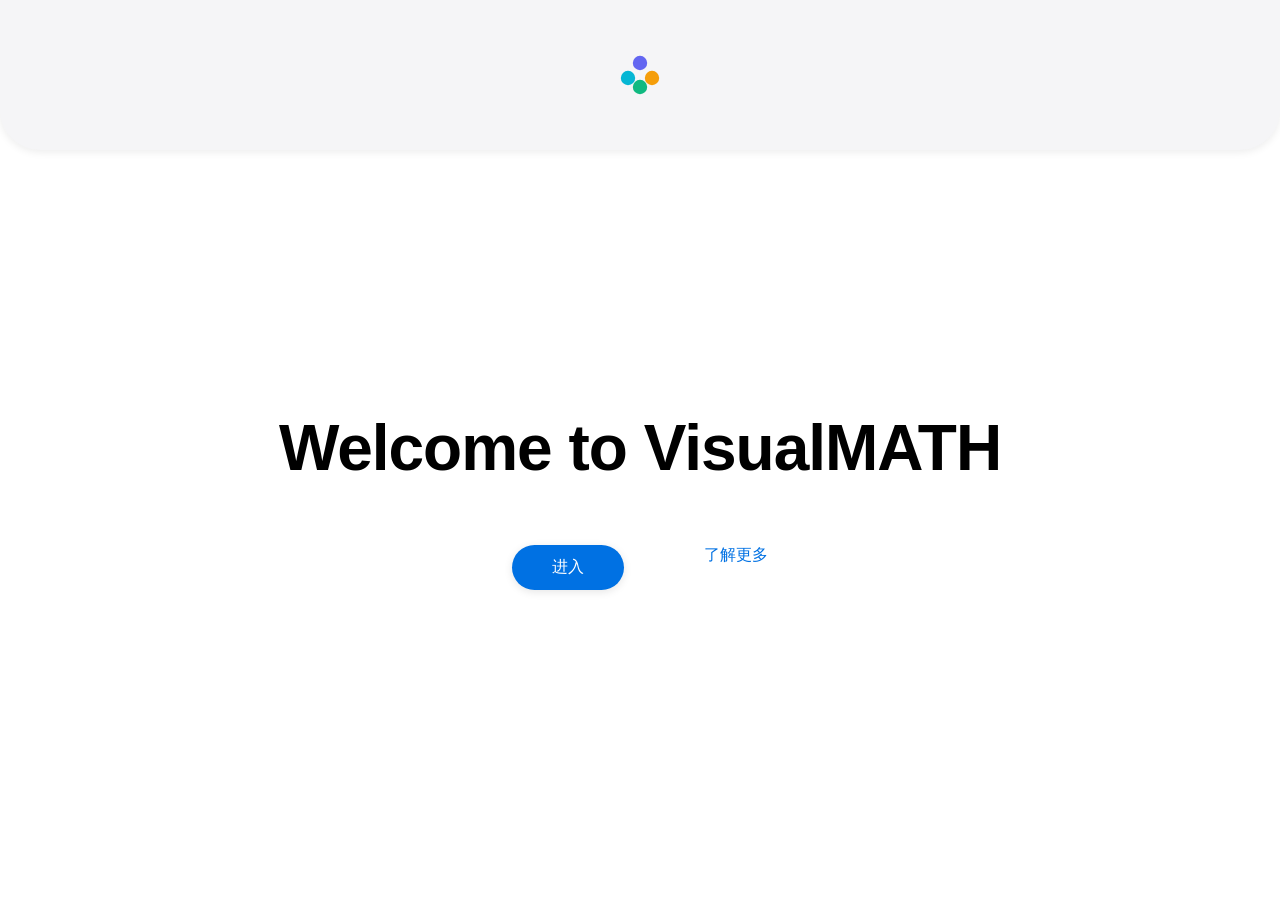
<file: index.html>
<!DOCTYPE html>
<html lang="zh-CN">

<head>
    <meta charset="UTF-8">
    <meta name="viewport" content="width=device-width, initial-scale=1.0">
    <title>Welcome to VisualMATH</title>
    <link rel="stylesheet" href="main.css">
</head>

<body>
    <div class="container">
        <!-- 顶部超椭圆形 -->
        <div class="superellipse-top">
            <div class="logo-container">
                <svg class="logo" viewBox="0 0 100 100" xmlns="http://www.w3.org/2000/svg">
                    <!-- Launcher Logo -->
                    <circle cx="50" cy="30" r="12" fill="#6366f1" />
                    <circle cx="30" cy="55" r="12" fill="#06b6d4" />
                    <circle cx="50" cy="70" r="12" fill="#10b981" />
                    <circle cx="70" cy="55" r="12" fill="#f59e0b" />
                </svg>
            </div>
        </div>

        <!-- 中心内容 -->
        <div class="content-wrapper">
            <h1 class="title">Welcome to VisualMATH</h1>

            <div class="action-container">
                <button class="enter-button" onclick="enterApp()">进入</button>
                <a href="#" class="learn-more">了解更多</a>
            </div>
        </div>
    </div>

    <script src="main.js"></script>
</body>

</html>
</file>
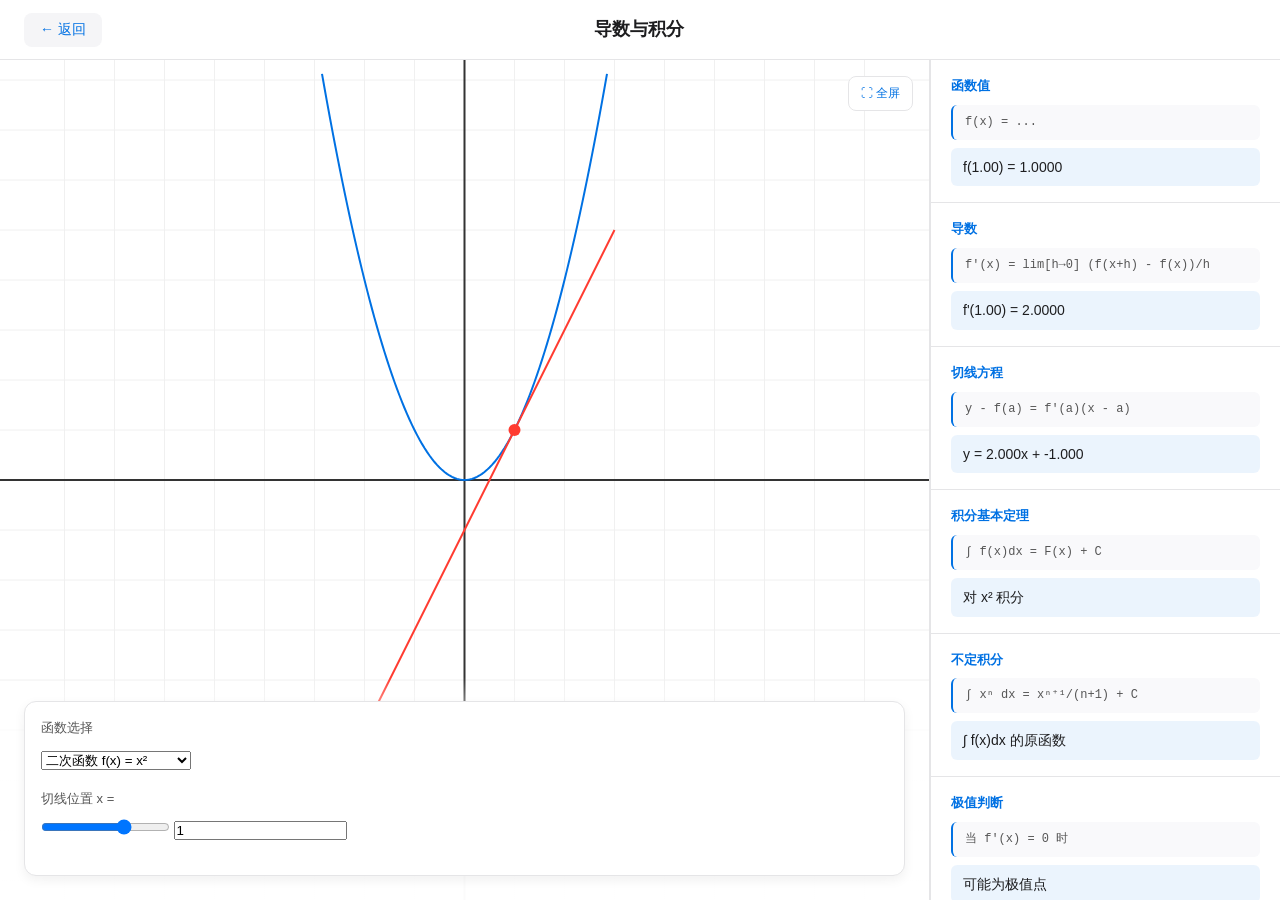
<file: calculus.html>
<!DOCTYPE html>
<html lang="zh-CN">

<head>
    <meta charset="UTF-8">
    <meta name="viewport" content="width=device-width, initial-scale=1.0">
    <title>VisualMATH - 微积分</title>
    <link rel="stylesheet" href="interactive-tool.css">
</head>

<body>
    <div class="page-container">
        <header class="top-bar">
            <button class="back-button" onclick="goBack()">← 返回</button>
            <h1 class="page-title">导数与积分</h1>
            <div class="placeholder"></div>
        </header>

        <div class="main-content">
            <div class="canvas-container">
                <button class="fullscreen-toggle" onclick="toggleFullscreen()">⛶ 全屏</button>
                <canvas id="calculusCanvas"></canvas>
                <div class="canvas-overlay">
                    <div class="control-panel">
                        <div class="control-group">
                            <label>函数选择</label>
                            <select id="func-select" onchange="updateCalculus()">
                                <option value="quadratic">二次函数 f(x) = x²</option>
                                <option value="cubic">三次函数 f(x) = x³ - 2x</option>
                                <option value="sine">正弦函数 f(x) = sin(x)</option>
                            </select>
                        </div>
                        <div class="control-group">
                            <label>切线位置 x =</label>
                            <input type="range" id="tangent-x" min="-3" max="3" value="1" step="0.1">
                            <input type="number" id="tangent-x-input" value="1" step="0.1">
                        </div>
                    </div>
                </div>
            </div>

            <div class="info-panel">
                <div class="info-card">
                    <h3>函数值</h3>
                    <div class="formula">f(x) = ...</div>
                    <div class="result" id="func-value">f(1) = 1</div>
                </div>

                <div class="info-card">
                    <h3>导数</h3>
                    <div class="formula">f'(x) = lim[h→0] (f(x+h) - f(x))/h</div>
                    <div class="result" id="derivative-value">f'(1) = 2</div>
                </div>

                <div class="info-card">
                    <h3>切线方程</h3>
                    <div class="formula">y - f(a) = f'(a)(x - a)</div>
                    <div class="result" id="tangent-line">y = 2x - 1</div>
                </div>

                <div class="info-card">
                    <h3>积分基本定理</h3>
                    <div class="formula">∫ f(x)dx = F(x) + C</div>
                    <div class="result" id="integral-info">其中 F'(x) = f(x)</div>
                </div>

                <div class="info-card">
                    <h3>不定积分</h3>
                    <div class="formula">∫ xⁿ dx = xⁿ⁺¹/(n+1) + C</div>
                    <div class="result" id="indefinite-int">计算中...</div>
                </div>

                <div class="info-card">
                    <h3>极值判断</h3>
                    <div class="formula">当 f'(x) = 0 时</div>
                    <div class="result" id="extrema-info">可能为极值点</div>
                </div>

                <div class="info-card">
                    <h3>曲率</h3>
                    <div class="formula">κ = |f''(x)| / (1 + f'(x)²)^(3/2)</div>
                    <div class="result" id="curvature">计算中...</div>
                </div>
            </div>
        </div>
    </div>

    <script src="calculus.js"></script>
    <script src="fullscreen.js"></script>
</body>

</html>
</file>
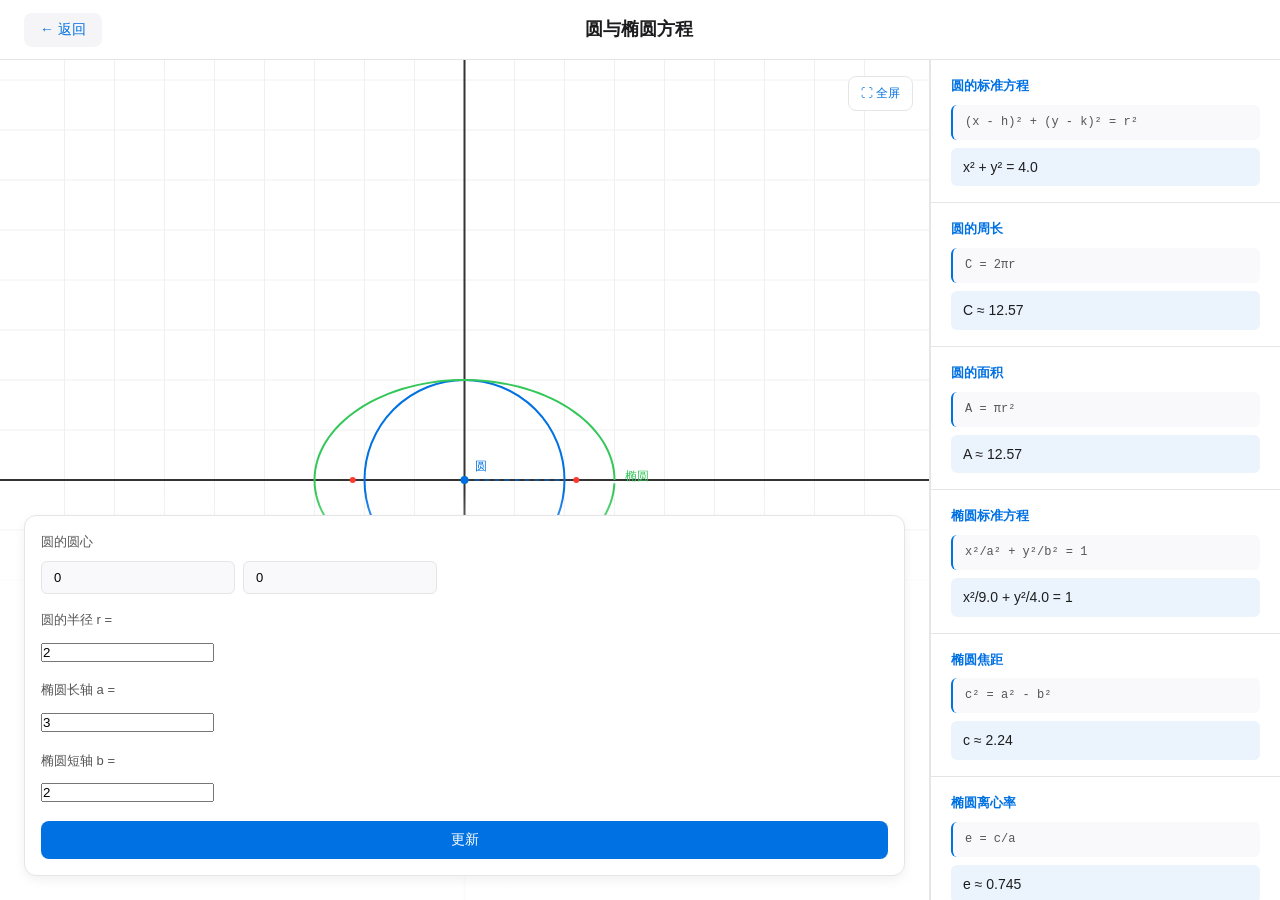
<file: circle_conic.html>
<!DOCTYPE html>
<html lang="zh-CN">

<head>
    <meta charset="UTF-8">
    <meta name="viewport" content="width=device-width, initial-scale=1.0">
    <title>VisualMATH - 圆与二次曲线</title>
    <link rel="stylesheet" href="interactive-tool.css">
</head>

<body>
    <div class="page-container">
        <header class="top-bar">
            <button class="back-button" onclick="goBack()">← 返回</button>
            <h1 class="page-title">圆与椭圆方程</h1>
            <div class="placeholder"></div>
        </header>

        <div class="main-content">
            <div class="canvas-container">
                <button class="fullscreen-toggle" onclick="toggleFullscreen()">⛶ 全屏</button>
                <canvas id="conicCanvas"></canvas>
                <div class="canvas-overlay">
                    <div class="control-panel">
                        <div class="control-group">
                            <label>圆的圆心</label>
                            <div class="input-row">
                                <input type="number" id="circle-cx" placeholder="h" value="0" step="0.5">
                                <input type="number" id="circle-cy" placeholder="k" value="0" step="0.5">
                            </div>
                        </div>
                        <div class="control-group">
                            <label>圆的半径 r =</label>
                            <input type="number" id="circle-radius" value="2" step="0.5" min="0.5">
                        </div>
                        <div class="control-group">
                            <label>椭圆长轴 a =</label>
                            <input type="number" id="ellipse-a" value="3" step="0.5" min="0.5">
                        </div>
                        <div class="control-group">
                            <label>椭圆短轴 b =</label>
                            <input type="number" id="ellipse-b" value="2" step="0.5" min="0.5">
                        </div>
                        <div class="operation-buttons">
                            <button onclick="updateConic()">更新</button>
                        </div>
                    </div>
                </div>
            </div>

            <div class="info-panel">
                <div class="info-card">
                    <h3>圆的标准方程</h3>
                    <div class="formula">(x - h)² + (y - k)² = r²</div>
                    <div class="result" id="circle-eq">x² + y² = 4</div>
                </div>

                <div class="info-card">
                    <h3>圆的周长</h3>
                    <div class="formula">C = 2πr</div>
                    <div class="result" id="circle-circumference">C ≈ 12.57</div>
                </div>

                <div class="info-card">
                    <h3>圆的面积</h3>
                    <div class="formula">A = πr²</div>
                    <div class="result" id="circle-area">A ≈ 12.57</div>
                </div>

                <div class="info-card">
                    <h3>椭圆标准方程</h3>
                    <div class="formula">x²/a² + y²/b² = 1</div>
                    <div class="result" id="ellipse-eq">x²/9 + y²/4 = 1</div>
                </div>

                <div class="info-card">
                    <h3>椭圆焦距</h3>
                    <div class="formula">c² = a² - b²</div>
                    <div class="result" id="ellipse-focal">c ≈ 2.24</div>
                </div>

                <div class="info-card">
                    <h3>椭圆离心率</h3>
                    <div class="formula">e = c/a</div>
                    <div class="result" id="ellipse-eccentricity">e ≈ 0.75</div>
                </div>

                <div class="info-card">
                    <h3>椭圆面积</h3>
                    <div class="formula">A = πab</div>
                    <div class="result" id="ellipse-area">A ≈ 18.85</div>
                </div>
            </div>
        </div>
    </div>

    <script src="circle_conic.js"></script>
    <script src="fullscreen.js"></script>
</body>

</html>
</file>
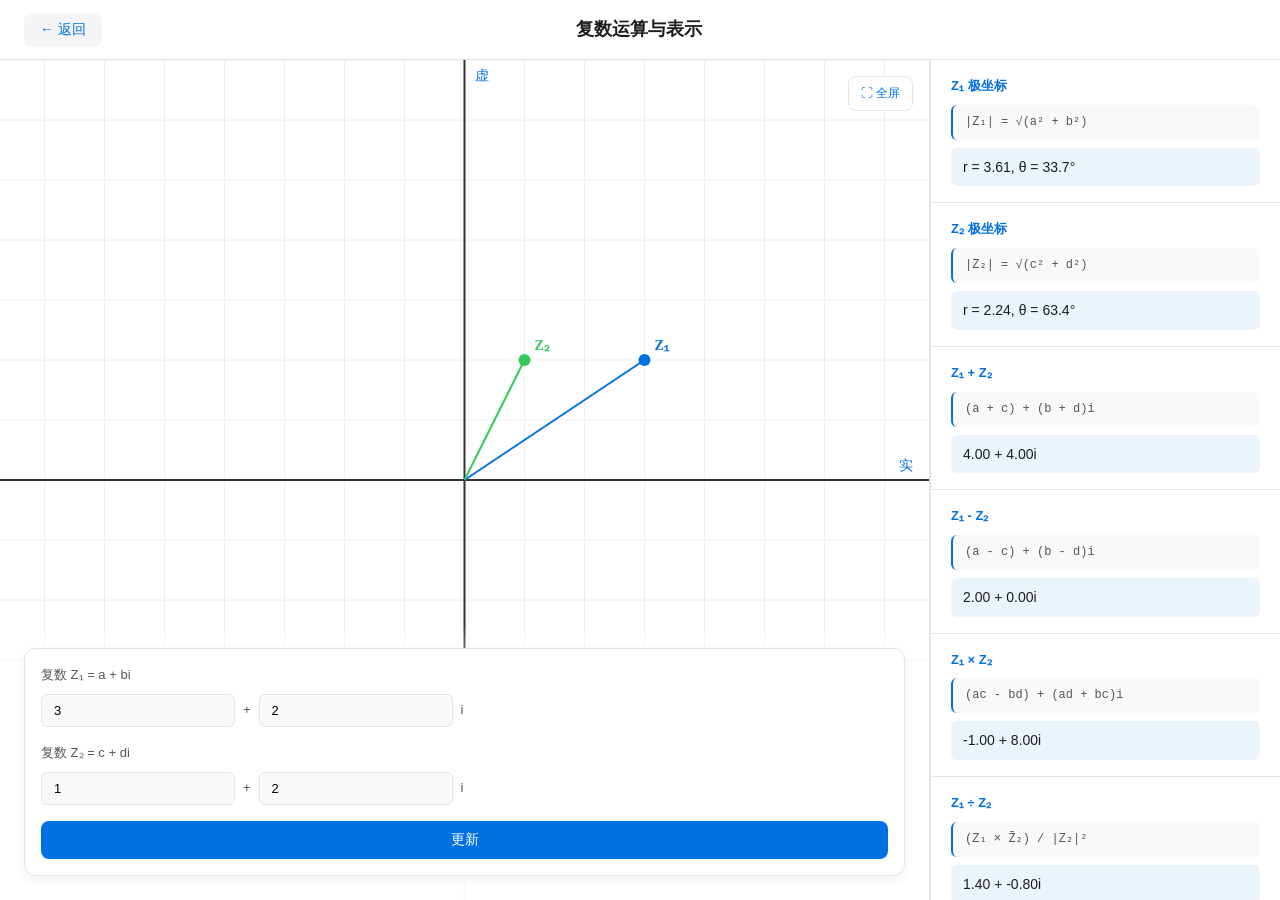
<file: complex.html>
<!DOCTYPE html>
<html lang="zh-CN">

<head>
    <meta charset="UTF-8">
    <meta name="viewport" content="width=device-width, initial-scale=1.0">
    <title>VisualMATH - 复数</title>
    <link rel="stylesheet" href="interactive-tool.css">
</head>

<body>
    <div class="page-container">
        <header class="top-bar">
            <button class="back-button" onclick="goBack()">← 返回</button>
            <h1 class="page-title">复数运算与表示</h1>
            <div class="placeholder"></div>
        </header>

        <div class="main-content">
            <div class="canvas-container">
                <button class="fullscreen-toggle" onclick="toggleFullscreen()">⛶ 全屏</button>
                <canvas id="complexCanvas"></canvas>
                <div class="canvas-overlay">
                    <div class="control-panel">
                        <div class="control-group">
                            <label>复数 Z₁ = a + bi</label>
                            <div class="input-row">
                                <input type="number" id="real1" placeholder="实部" value="3" step="0.5">
                                <span>+</span>
                                <input type="number" id="imag1" placeholder="虚部" value="2" step="0.5">
                                <span>i</span>
                            </div>
                        </div>
                        <div class="control-group">
                            <label>复数 Z₂ = c + di</label>
                            <div class="input-row">
                                <input type="number" id="real2" placeholder="实部" value="1" step="0.5">
                                <span>+</span>
                                <input type="number" id="imag2" placeholder="虚部" value="2" step="0.5">
                                <span>i</span>
                            </div>
                        </div>
                        <div class="operation-buttons">
                            <button onclick="updateComplex()">更新</button>
                        </div>
                    </div>
                </div>
            </div>

            <div class="info-panel">
                <div class="info-card">
                    <h3>Z₁ 极坐标</h3>
                    <div class="formula">|Z₁| = √(a² + b²)</div>
                    <div class="result" id="polar1">r = 0, θ = 0°</div>
                </div>

                <div class="info-card">
                    <h3>Z₂ 极坐标</h3>
                    <div class="formula">|Z₂| = √(c² + d²)</div>
                    <div class="result" id="polar2">r = 0, θ = 0°</div>
                </div>

                <div class="info-card">
                    <h3>Z₁ + Z₂</h3>
                    <div class="formula">(a + c) + (b + d)i</div>
                    <div class="result" id="sum">0 + 0i</div>
                </div>

                <div class="info-card">
                    <h3>Z₁ - Z₂</h3>
                    <div class="formula">(a - c) + (b - d)i</div>
                    <div class="result" id="diff">0 + 0i</div>
                </div>

                <div class="info-card">
                    <h3>Z₁ × Z₂</h3>
                    <div class="formula">(ac - bd) + (ad + bc)i</div>
                    <div class="result" id="product">0 + 0i</div>
                </div>

                <div class="info-card">
                    <h3>Z₁ ÷ Z₂</h3>
                    <div class="formula">(Z₁ × Z̄₂) / |Z₂|²</div>
                    <div class="result" id="quotient">0 + 0i</div>
                </div>

                <div class="info-card">
                    <h3>共轭复数</h3>
                    <div class="formula">Z̄₁ = a - bi</div>
                    <div class="result" id="conjugate">0 - 0i</div>
                </div>
            </div>
        </div>
    </div>

    <script src="complex.js"></script>
    <script src="fullscreen.js"></script>
</body>

</html>
</file>
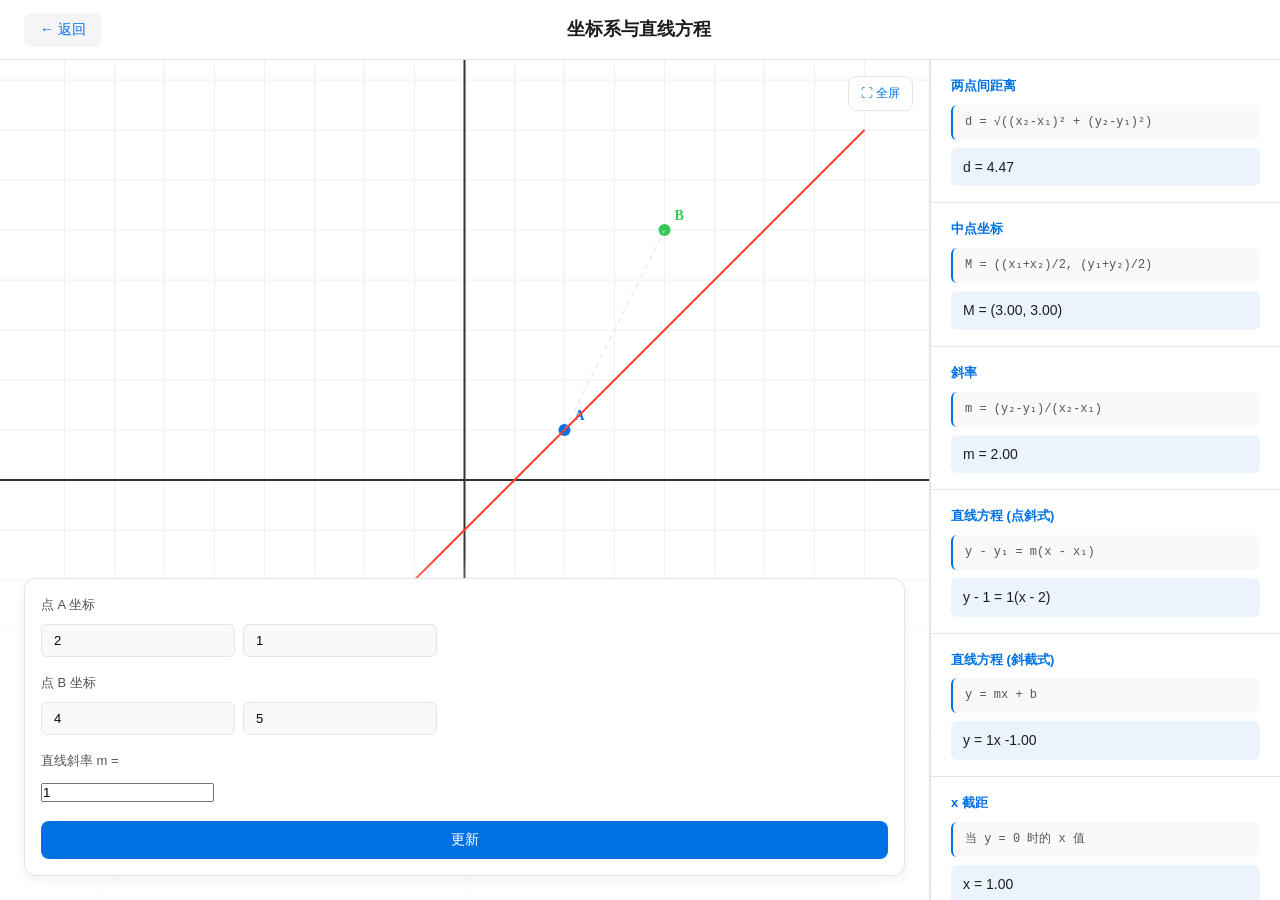
<file: coordinates_lines.html>
<!DOCTYPE html>
<html lang="zh-CN">

<head>
    <meta charset="UTF-8">
    <meta name="viewport" content="width=device-width, initial-scale=1.0">
    <title>VisualMATH - 坐标与直线</title>
    <link rel="stylesheet" href="interactive-tool.css">
</head>

<body>
    <div class="page-container">
        <header class="top-bar">
            <button class="back-button" onclick="goBack()">← 返回</button>
            <h1 class="page-title">坐标系与直线方程</h1>
            <div class="placeholder"></div>
        </header>

        <div class="main-content">
            <div class="canvas-container">
                <button class="fullscreen-toggle" onclick="toggleFullscreen()">⛶ 全屏</button>
                <canvas id="coordCanvas"></canvas>
                <div class="canvas-overlay">
                    <div class="control-panel">
                        <div class="control-group">
                            <label>点 A 坐标</label>
                            <div class="input-row">
                                <input type="number" id="point-ax" placeholder="x" value="2" step="0.5">
                                <input type="number" id="point-ay" placeholder="y" value="1" step="0.5">
                            </div>
                        </div>
                        <div class="control-group">
                            <label>点 B 坐标</label>
                            <div class="input-row">
                                <input type="number" id="point-bx" placeholder="x" value="4" step="0.5">
                                <input type="number" id="point-by" placeholder="y" value="5" step="0.5">
                            </div>
                        </div>
                        <div class="control-group">
                            <label>直线斜率 m =</label>
                            <input type="number" id="line-slope" value="1" step="0.5">
                        </div>
                        <div class="operation-buttons">
                            <button onclick="updateCoord()">更新</button>
                        </div>
                    </div>
                </div>
            </div>

            <div class="info-panel">
                <div class="info-card">
                    <h3>两点间距离</h3>
                    <div class="formula">d = √((x₂-x₁)² + (y₂-y₁)²)</div>
                    <div class="result" id="distance">d ≈ 4.47</div>
                </div>

                <div class="info-card">
                    <h3>中点坐标</h3>
                    <div class="formula">M = ((x₁+x₂)/2, (y₁+y₂)/2)</div>
                    <div class="result" id="midpoint">M = (3, 3)</div>
                </div>

                <div class="info-card">
                    <h3>斜率</h3>
                    <div class="formula">m = (y₂-y₁)/(x₂-x₁)</div>
                    <div class="result" id="slope">m = 2</div>
                </div>

                <div class="info-card">
                    <h3>直线方程 (点斜式)</h3>
                    <div class="formula">y - y₁ = m(x - x₁)</div>
                    <div class="result" id="line-equation">y - 1 = 2(x - 2)</div>
                </div>

                <div class="info-card">
                    <h3>直线方程 (斜截式)</h3>
                    <div class="formula">y = mx + b</div>
                    <div class="result" id="line-intercept">y = 2x - 3</div>
                </div>

                <div class="info-card">
                    <h3>x 截距</h3>
                    <div class="formula">当 y = 0 时的 x 值</div>
                    <div class="result" id="x-intercept">x = 1.5</div>
                </div>

                <div class="info-card">
                    <h3>y 截距</h3>
                    <div class="formula">当 x = 0 时的 y 值</div>
                    <div class="result" id="y-intercept">y = -3</div>
                </div>
            </div>
        </div>
    </div>

    <script src="coordinates_lines.js"></script>
    <script src="fullscreen.js"></script>
</body>

</html>
</file>
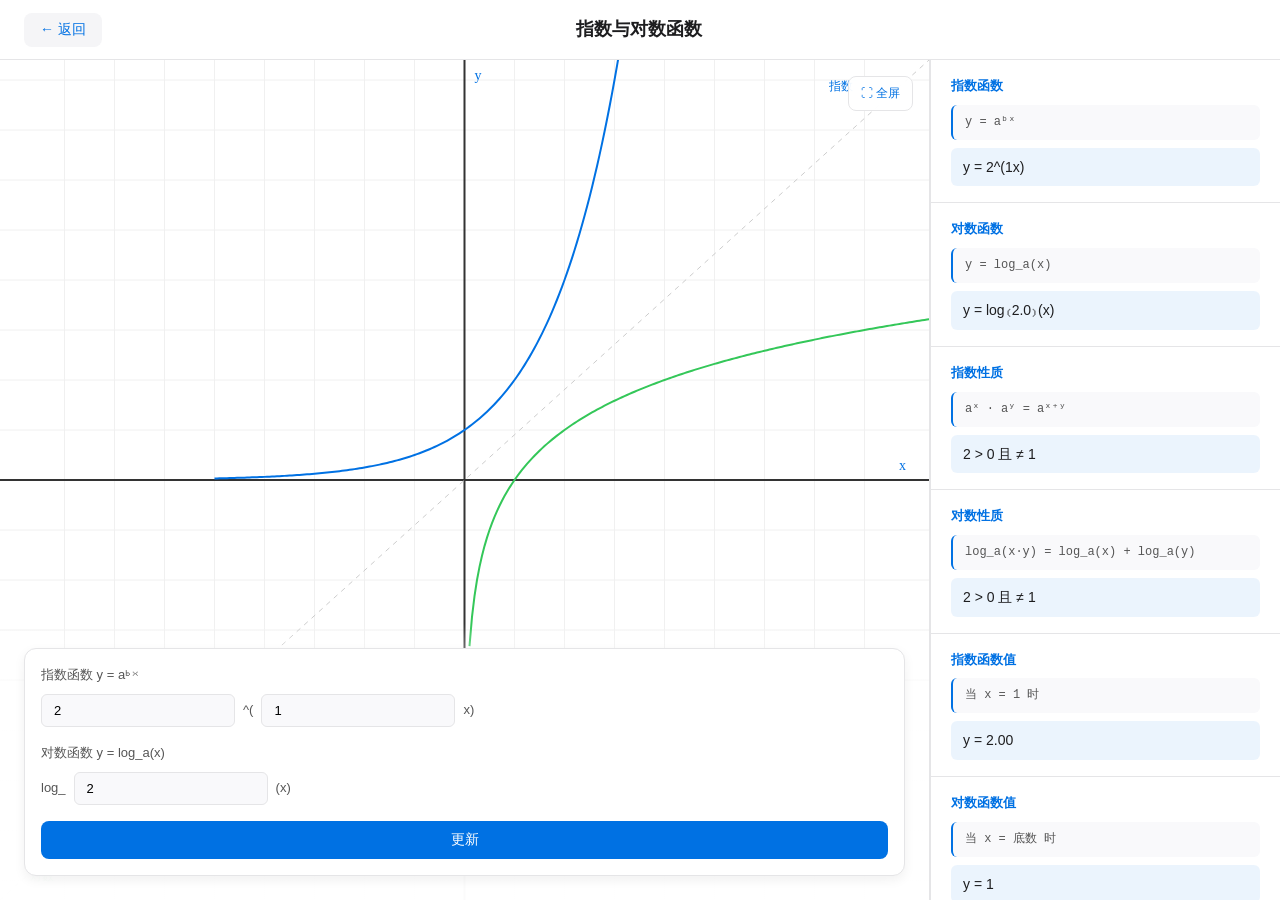
<file: exponential_logarithm.html>
<!DOCTYPE html>
<html lang="zh-CN">

<head>
    <meta charset="UTF-8">
    <meta name="viewport" content="width=device-width, initial-scale=1.0">
    <title>VisualMATH - 指数与对数</title>
    <link rel="stylesheet" href="interactive-tool.css">
</head>

<body>
    <div class="page-container">
        <header class="top-bar">
            <button class="back-button" onclick="goBack()">← 返回</button>
            <h1 class="page-title">指数与对数函数</h1>
            <div class="placeholder"></div>
        </header>

        <div class="main-content">
            <div class="canvas-container">
                <button class="fullscreen-toggle" onclick="toggleFullscreen()">⛶ 全屏</button>
                <canvas id="expLogCanvas"></canvas>
                <div class="canvas-overlay">
                    <div class="control-panel">
                        <div class="control-group">
                            <label>指数函数 y = aᵇˣ</label>
                            <div class="input-row">
                                <input type="number" id="exp-base" placeholder="底数 a" value="2" step="0.1" min="0.1">
                                <span>^(</span>
                                <input type="number" id="exp-coeff" placeholder="系数 b" value="1" step="0.1">
                                <span>x)</span>
                            </div>
                        </div>
                        <div class="control-group">
                            <label>对数函数 y = log_a(x)</label>
                            <div class="input-row">
                                <span>log_</span>
                                <input type="number" id="log-base" placeholder="底数" value="2" step="0.1" min="0.1">
                                <span>(x)</span>
                            </div>
                        </div>
                        <div class="operation-buttons">
                            <button onclick="updateExpLog()">更新</button>
                        </div>
                    </div>
                </div>
            </div>

            <div class="info-panel">
                <div class="info-card">
                    <h3>指数函数</h3>
                    <div class="formula">y = aᵇˣ</div>
                    <div class="result" id="exp-info">y = 2^x</div>
                </div>

                <div class="info-card">
                    <h3>对数函数</h3>
                    <div class="formula">y = log_a(x)</div>
                    <div class="result" id="log-info">y = log₂(x)</div>
                </div>

                <div class="info-card">
                    <h3>指数性质</h3>
                    <div class="formula">aˣ · aʸ = aˣ⁺ʸ</div>
                    <div class="result" id="exp-prop">a > 0 且 a ≠ 1</div>
                </div>

                <div class="info-card">
                    <h3>对数性质</h3>
                    <div class="formula">log_a(x·y) = log_a(x) + log_a(y)</div>
                    <div class="result" id="log-prop">a > 0 且 a ≠ 1</div>
                </div>

                <div class="info-card">
                    <h3>指数函数值</h3>
                    <div class="formula">当 x = 1 时</div>
                    <div class="result" id="exp-at-1">y = 2</div>
                </div>

                <div class="info-card">
                    <h3>对数函数值</h3>
                    <div class="formula">当 x = 底数 时</div>
                    <div class="result" id="log-at-base">y = 1</div>
                </div>

                <div class="info-card">
                    <h3>互为反函数</h3>
                    <div class="formula">y = aˣ 和 y = log_a(x)</div>
                    <div class="result" id="inverse-info">关于 y = x 对称</div>
                </div>
            </div>
        </div>
    </div>

    <script src="exponential_logarithm.js"></script>
    <script src="fullscreen.js"></script>
</body>

</html>
</file>
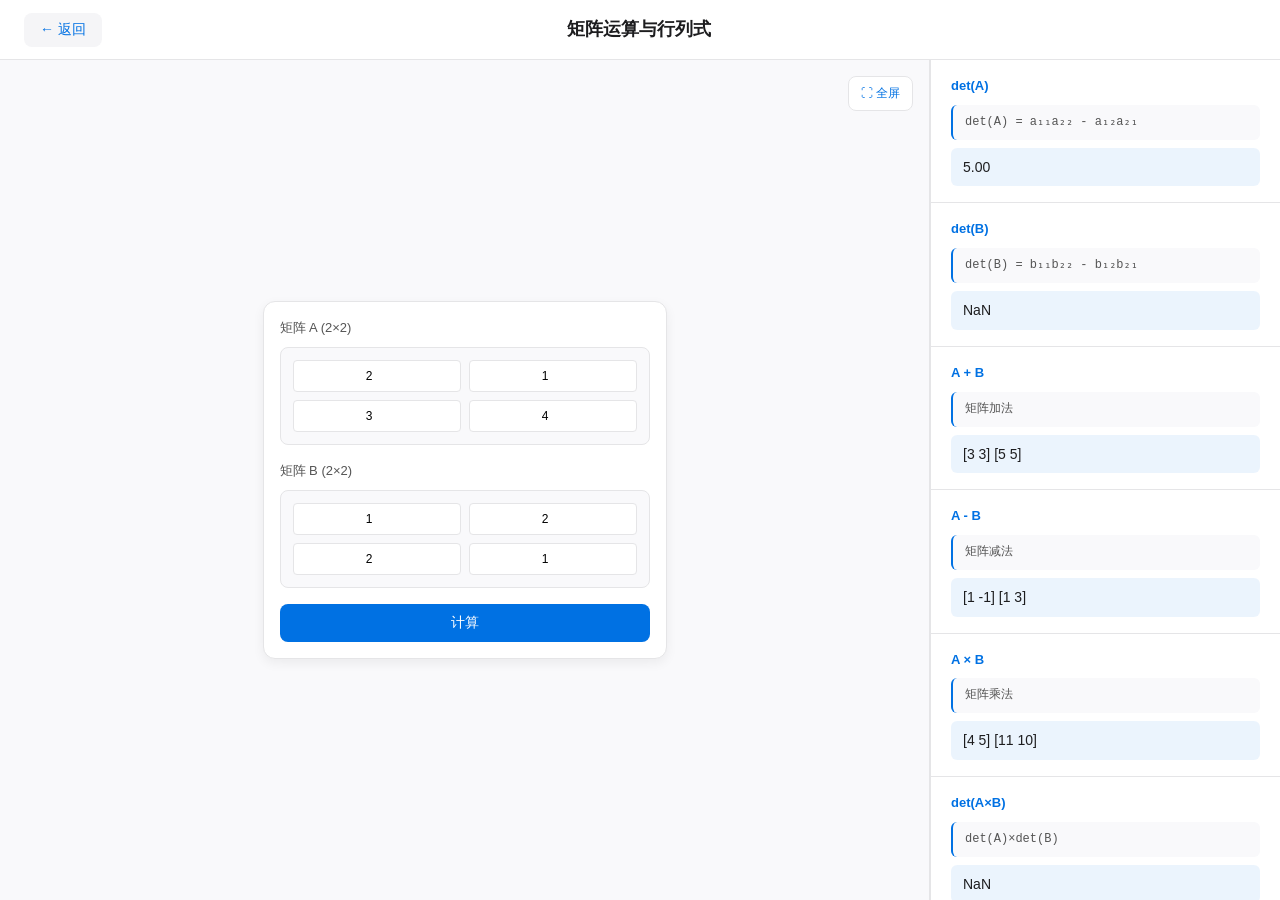
<file: matrix.html>
<!DOCTYPE html>
<html lang="zh-CN">

<head>
    <meta charset="UTF-8">
    <meta name="viewport" content="width=device-width, initial-scale=1.0">
    <title>VisualMATH - 矩阵</title>
    <link rel="stylesheet" href="interactive-tool.css">
</head>

<body>
    <div class="page-container">
        <header class="top-bar">
            <button class="back-button" onclick="goBack()">← 返回</button>
            <h1 class="page-title">矩阵运算与行列式</h1>
            <div class="placeholder"></div>
        </header>

        <div class="main-content">
            <div class="canvas-container">
                <button class="fullscreen-toggle" onclick="toggleFullscreen()">⛶ 全屏</button>
                <div class="matrix-display">
                    <div class="control-panel">
                        <div class="control-group">
                            <label>矩阵 A (2×2)</label>
                            <div class="matrix-input">
                                <div class="row">
                                    <input type="number" id="a11" value="2" step="1">
                                    <input type="number" id="a12" value="1" step="1">
                                </div>
                                <div class="row">
                                    <input type="number" id="a21" value="3" step="1">
                                    <input type="number" id="a22" value="4" step="1">
                                </div>
                            </div>
                        </div>
                        <div class="control-group">
                            <label>矩阵 B (2×2)</label>
                            <div class="matrix-input">
                                <div class="row">
                                    <input type="number" id="b11" value="1" step="1">
                                    <input type="number" id="b12" value="2" step="1">
                                </div>
                                <div class="row">
                                    <input type="number" id="b21" value="2" step="1">
                                    <input type="number" id="b22" value="1" step="1">
                                </div>
                            </div>
                        </div>
                        <div class="operation-buttons">
                            <button onclick="updateMatrix()">计算</button>
                        </div>
                    </div>
                </div>
            </div>

            <div class="info-panel">
                <div class="info-card">
                    <h3>det(A)</h3>
                    <div class="formula">det(A) = a₁₁a₂₂ - a₁₂a₂₁</div>
                    <div class="result" id="det-a">5</div>
                </div>

                <div class="info-card">
                    <h3>det(B)</h3>
                    <div class="formula">det(B) = b₁₁b₂₂ - b₁₂b₂₁</div>
                    <div class="result" id="det-b">-3</div>
                </div>

                <div class="info-card">
                    <h3>A + B</h3>
                    <div class="formula">矩阵加法</div>
                    <div class="result" id="sum-result">计算中...</div>
                </div>

                <div class="info-card">
                    <h3>A - B</h3>
                    <div class="formula">矩阵减法</div>
                    <div class="result" id="diff-result">计算中...</div>
                </div>

                <div class="info-card">
                    <h3>A × B</h3>
                    <div class="formula">矩阵乘法</div>
                    <div class="result" id="product-result">计算中...</div>
                </div>

                <div class="info-card">
                    <h3>det(A×B)</h3>
                    <div class="formula">det(A)×det(B)</div>
                    <div class="result" id="det-product">-15</div>
                </div>

                <div class="info-card">
                    <h3>迹 (Trace)</h3>
                    <div class="formula">tr(A) = a₁₁ + a₂₂</div>
                    <div class="result" id="trace-a">6</div>
                </div>
            </div>
        </div>
    </div>

    <script src="matrix.js"></script>
    <script src="fullscreen.js"></script>
</body>

</html>
</file>
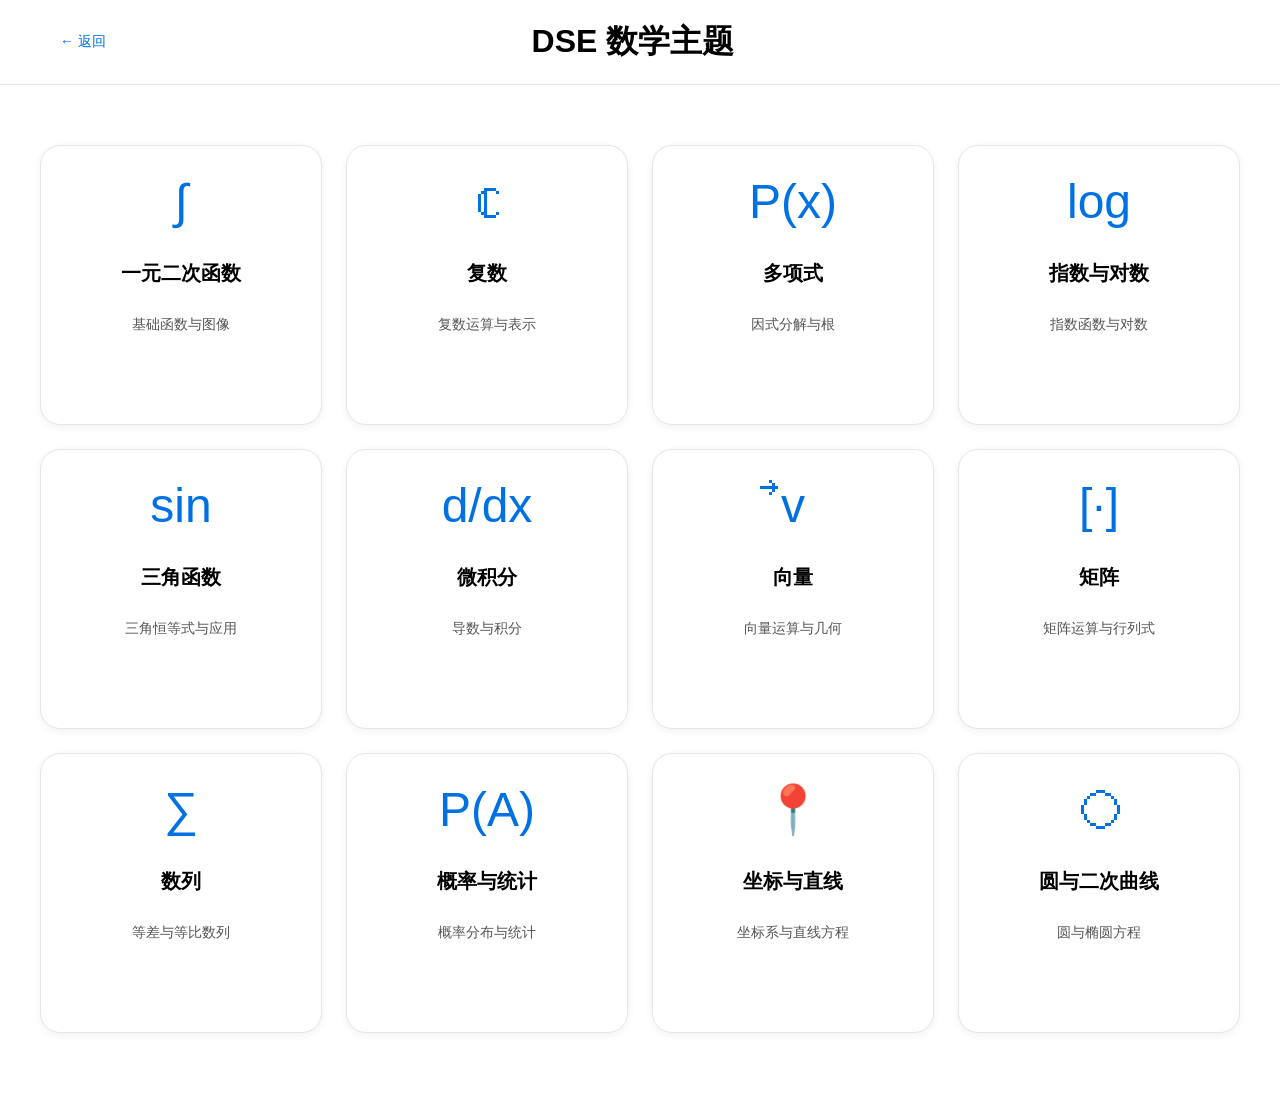
<file: menu.html>
<!DOCTYPE html>
<html lang="zh-CN">

<head>
    <meta charset="UTF-8">
    <meta name="viewport" content="width=device-width, initial-scale=1.0">
    <title>VisualMATH - DSE 数学主题</title>
    <link rel="stylesheet" href="menu.css">
</head>

<body>
    <div class="page-container">
        <!-- 顶部栏 -->
        <header class="top-bar">
            <button class="back-button" onclick="goBack()">← 返回</button>
            <h1 class="page-title">DSE 数学主题</h1>
            <div class="placeholder"></div>
        </header>

        <!-- 主内容区域 -->
        <div class="content-container">
            <!-- 主题网格 -->
            <div class="topics-grid">
                <!-- 1. 一元二次函数 -->
                <div class="topic-card" data-path="second.html" onclick="navigateTo(this)">
                    <div class="card-icon">∫</div>
                    <h3 class="card-title">一元二次函数</h3>
                    <p class="card-subtitle">基础函数与图像</p>
                    <div class="card-arrow">→</div>
                </div>

                <!-- 2. 复数 -->
                <div class="topic-card" data-path="complex.html" onclick="navigateTo(this)">
                    <div class="card-icon">ℂ</div>
                    <h3 class="card-title">复数</h3>
                    <p class="card-subtitle">复数运算与表示</p>
                    <div class="card-arrow">→</div>
                </div>

                <!-- 3. 多项式 -->
                <div class="topic-card" data-path="polynomial.html" onclick="navigateTo(this)">
                    <div class="card-icon">P(x)</div>
                    <h3 class="card-title">多项式</h3>
                    <p class="card-subtitle">因式分解与根</p>
                    <div class="card-arrow">→</div>
                </div>

                <!-- 4. 指数与对数 -->
                <div class="topic-card" data-path="exponential_logarithm.html" onclick="navigateTo(this)">
                    <div class="card-icon">log</div>
                    <h3 class="card-title">指数与对数</h3>
                    <p class="card-subtitle">指数函数与对数</p>
                    <div class="card-arrow">→</div>
                </div>

                <!-- 5. 三角函数 -->
                <div class="topic-card" data-path="trigonometry.html" onclick="navigateTo(this)">
                    <div class="card-icon">sin</div>
                    <h3 class="card-title">三角函数</h3>
                    <p class="card-subtitle">三角恒等式与应用</p>
                    <div class="card-arrow">→</div>
                </div>

                <!-- 6. 微积分 -->
                <div class="topic-card" data-path="calculus.html" onclick="navigateTo(this)">
                    <div class="card-icon">d/dx</div>
                    <h3 class="card-title">微积分</h3>
                    <p class="card-subtitle">导数与积分</p>
                    <div class="card-arrow">→</div>
                </div>

                <!-- 7. 向量 -->
                <div class="topic-card" data-path="vectors.html" onclick="navigateTo(this)">
                    <div class="card-icon">⃗v</div>
                    <h3 class="card-title">向量</h3>
                    <p class="card-subtitle">向量运算与几何</p>
                    <div class="card-arrow">→</div>
                </div>

                <!-- 8. 矩阵 -->
                <div class="topic-card" data-path="matrix.html" onclick="navigateTo(this)">
                    <div class="card-icon">[·]</div>
                    <h3 class="card-title">矩阵</h3>
                    <p class="card-subtitle">矩阵运算与行列式</p>
                    <div class="card-arrow">→</div>
                </div>

                <!-- 9. 数列 -->
                <div class="topic-card" data-path="sequence.html" onclick="navigateTo(this)">
                    <div class="card-icon">∑</div>
                    <h3 class="card-title">数列</h3>
                    <p class="card-subtitle">等差与等比数列</p>
                    <div class="card-arrow">→</div>
                </div>

                <!-- 10. 概率与统计 -->
                <div class="topic-card" data-path="probability_statistics.html" onclick="navigateTo(this)">
                    <div class="card-icon">P(A)</div>
                    <h3 class="card-title">概率与统计</h3>
                    <p class="card-subtitle">概率分布与统计</p>
                    <div class="card-arrow">→</div>
                </div>

                <!-- 11. 坐标与直线 -->
                <div class="topic-card" data-path="coordinates_lines.html" onclick="navigateTo(this)">
                    <div class="card-icon">📍</div>
                    <h3 class="card-title">坐标与直线</h3>
                    <p class="card-subtitle">坐标系与直线方程</p>
                    <div class="card-arrow">→</div>
                </div>

                <!-- 12. 圆与二次曲线 -->
                <div class="topic-card" data-path="circle_conic.html" onclick="navigateTo(this)">
                    <div class="card-icon">◯</div>
                    <h3 class="card-title">圆与二次曲线</h3>
                    <p class="card-subtitle">圆与椭圆方程</p>
                    <div class="card-arrow">→</div>
                </div>
            </div>
        </div>
    </div>

    <script src="menu.js"></script>
</body>

</html>
</file>
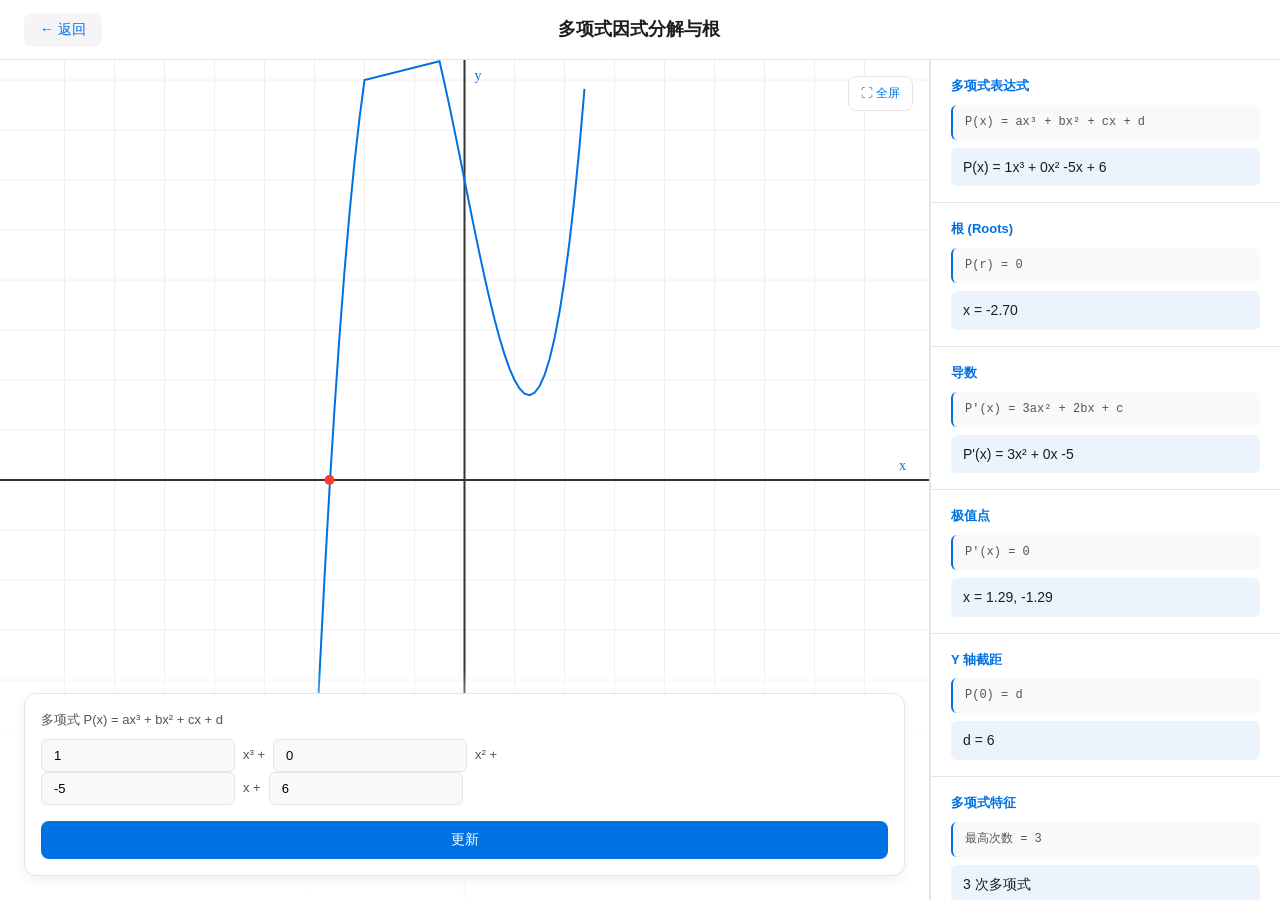
<file: polynomial.html>
<!DOCTYPE html>
<html lang="zh-CN">

<head>
    <meta charset="UTF-8">
    <meta name="viewport" content="width=device-width, initial-scale=1.0">
    <title>VisualMATH - 多项式</title>
    <link rel="stylesheet" href="interactive-tool.css">
</head>

<body>
    <div class="page-container">
        <header class="top-bar">
            <button class="back-button" onclick="goBack()">← 返回</button>
            <h1 class="page-title">多项式因式分解与根</h1>
            <div class="placeholder"></div>
        </header>

        <div class="main-content">
            <div class="canvas-container">
                <button class="fullscreen-toggle" onclick="toggleFullscreen()">⛶ 全屏</button>
                <canvas id="polyCanvas"></canvas>
                <div class="canvas-overlay">
                    <div class="control-panel">
                        <div class="control-group">
                            <label>多项式 P(x) = ax³ + bx² + cx + d</label>
                            <div class="input-row">
                                <input type="number" id="coeff-a" placeholder="a" value="1" step="0.1">
                                <span>x³ +</span>
                                <input type="number" id="coeff-b" placeholder="b" value="0" step="0.1">
                                <span>x² +</span>
                            </div>
                            <div class="input-row">
                                <input type="number" id="coeff-c" placeholder="c" value="-5" step="0.1">
                                <span>x +</span>
                                <input type="number" id="coeff-d" placeholder="d" value="6" step="0.1">
                            </div>
                        </div>
                        <div class="operation-buttons">
                            <button onclick="updatePolynomial()">更新</button>
                        </div>
                    </div>
                </div>
            </div>

            <div class="info-panel">
                <div class="info-card">
                    <h3>多项式表达式</h3>
                    <div class="formula">P(x) = ax³ + bx² + cx + d</div>
                    <div class="result" id="poly-expr">P(x) = x³ - 5x + 6</div>
                </div>

                <div class="info-card">
                    <h3>根 (Roots)</h3>
                    <div class="formula">P(r) = 0</div>
                    <div class="result" id="poly-roots">计算中...</div>
                </div>

                <div class="info-card">
                    <h3>导数</h3>
                    <div class="formula">P'(x) = 3ax² + 2bx + c</div>
                    <div class="result" id="poly-derivative">P'(x) = 3x² - 5</div>
                </div>

                <div class="info-card">
                    <h3>极值点</h3>
                    <div class="formula">P'(x) = 0</div>
                    <div class="result" id="poly-extrema">计算中...</div>
                </div>

                <div class="info-card">
                    <h3>Y 轴截距</h3>
                    <div class="formula">P(0) = d</div>
                    <div class="result" id="poly-intercept">d = 6</div>
                </div>

                <div class="info-card">
                    <h3>多项式特征</h3>
                    <div class="formula">最高次数 = 3</div>
                    <div class="result" id="poly-info">3 次多项式</div>
                </div>
            </div>
        </div>
    </div>

    <script src="polynomial.js"></script>
    <script src="fullscreen.js"></script>
</body>

</html>
</file>
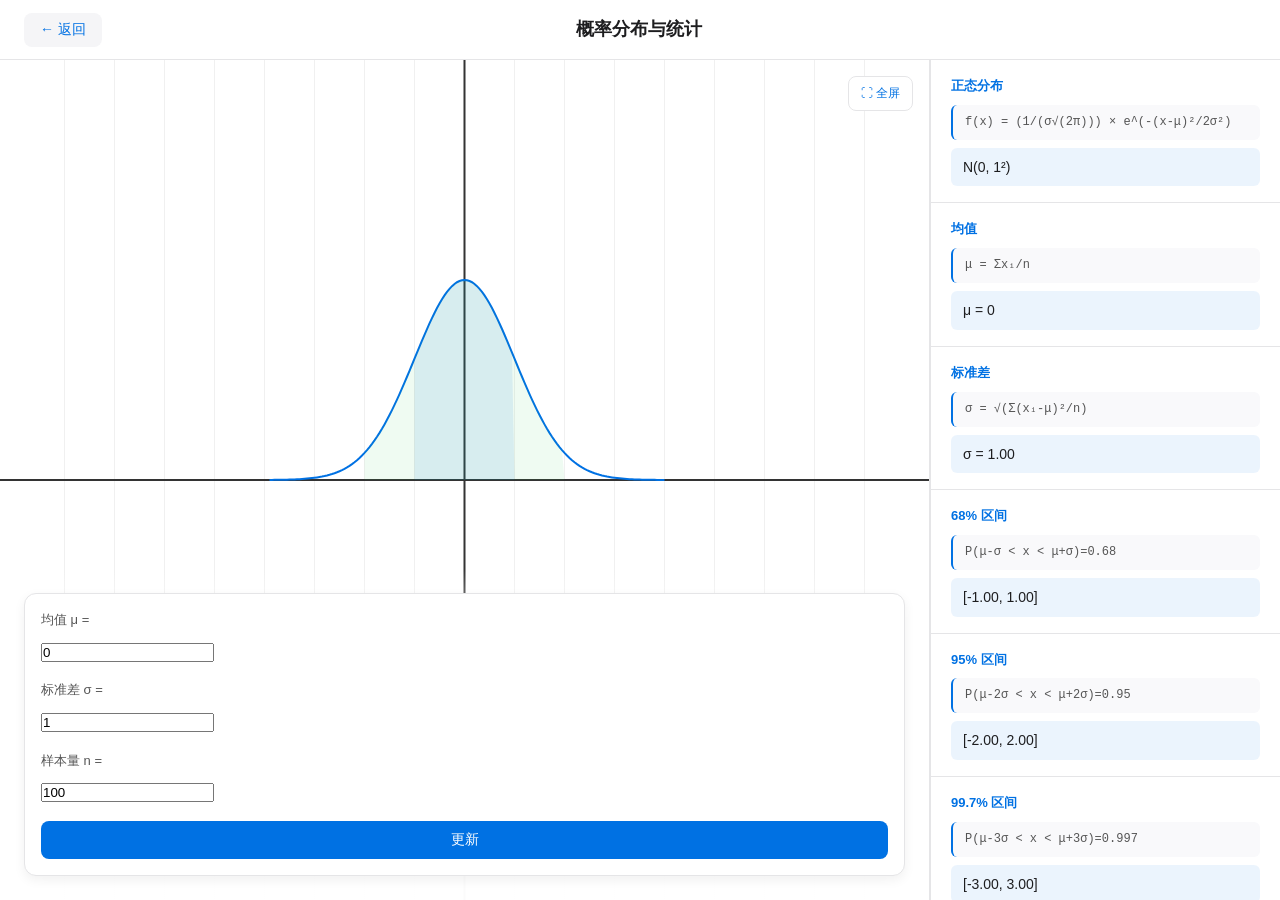
<file: probability_statistics.html>
<!DOCTYPE html>
<html lang="zh-CN">

<head>
    <meta charset="UTF-8">
    <meta name="viewport" content="width=device-width, initial-scale=1.0">
    <title>VisualMATH - 概率与统计</title>
    <link rel="stylesheet" href="interactive-tool.css">
</head>

<body>
    <div class="page-container">
        <header class="top-bar">
            <button class="back-button" onclick="goBack()">← 返回</button>
            <h1 class="page-title">概率分布与统计</h1>
            <div class="placeholder"></div>
        </header>

        <div class="main-content">
            <div class="canvas-container">
                <button class="fullscreen-toggle" onclick="toggleFullscreen()">⛶ 全屏</button>
                <canvas id="statsCanvas"></canvas>
                <div class="canvas-overlay">
                    <div class="control-panel">
                        <div class="control-group">
                            <label>均值 μ =</label>
                            <input type="number" id="mean" value="0" step="0.5">
                        </div>
                        <div class="control-group">
                            <label>标准差 σ =</label>
                            <input type="number" id="std-dev" value="1" step="0.1" min="0.1">
                        </div>
                        <div class="control-group">
                            <label>样本量 n =</label>
                            <input type="number" id="sample-size" value="100" step="10" min="10">
                        </div>
                        <div class="operation-buttons">
                            <button onclick="updateStats()">更新</button>
                        </div>
                    </div>
                </div>
            </div>

            <div class="info-panel">
                <div class="info-card">
                    <h3>正态分布</h3>
                    <div class="formula">f(x) = (1/(σ√(2π))) × e^(-(x-μ)²/2σ²)</div>
                    <div class="result" id="normal-dist">N(0, 1)</div>
                </div>

                <div class="info-card">
                    <h3>均值</h3>
                    <div class="formula">μ = Σxᵢ/n</div>
                    <div class="result" id="mean-value">μ = 0</div>
                </div>

                <div class="info-card">
                    <h3>标准差</h3>
                    <div class="formula">σ = √(Σ(xᵢ-μ)²/n)</div>
                    <div class="result" id="stddev-value">σ = 1</div>
                </div>

                <div class="info-card">
                    <h3>68% 区间</h3>
                    <div class="formula">P(μ-σ < x < μ+σ)=0.68</div>
                            <div class="result" id="interval-68">[-1, 1]</div>
                    </div>

                    <div class="info-card">
                        <h3>95% 区间</h3>
                        <div class="formula">P(μ-2σ < x < μ+2σ)=0.95</div>
                                <div class="result" id="interval-95">[-2, 2]</div>
                        </div>

                        <div class="info-card">
                            <h3>99.7% 区间</h3>
                            <div class="formula">P(μ-3σ < x < μ+3σ)=0.997</div>
                                    <div class="result" id="interval-997">[-3, 3]</div>
                            </div>

                            <div class="info-card">
                                <h3>样本量影响</h3>
                                <div class="formula">n 增大，分布更紧集</div>
                                <div class="result" id="sample-effect">n = 100</div>
                            </div>
                        </div>
                    </div>
                </div>

                <script src="probability_statistics.js"></script>
    <script src="fullscreen.js"></script>
</body>

</html>
</file>
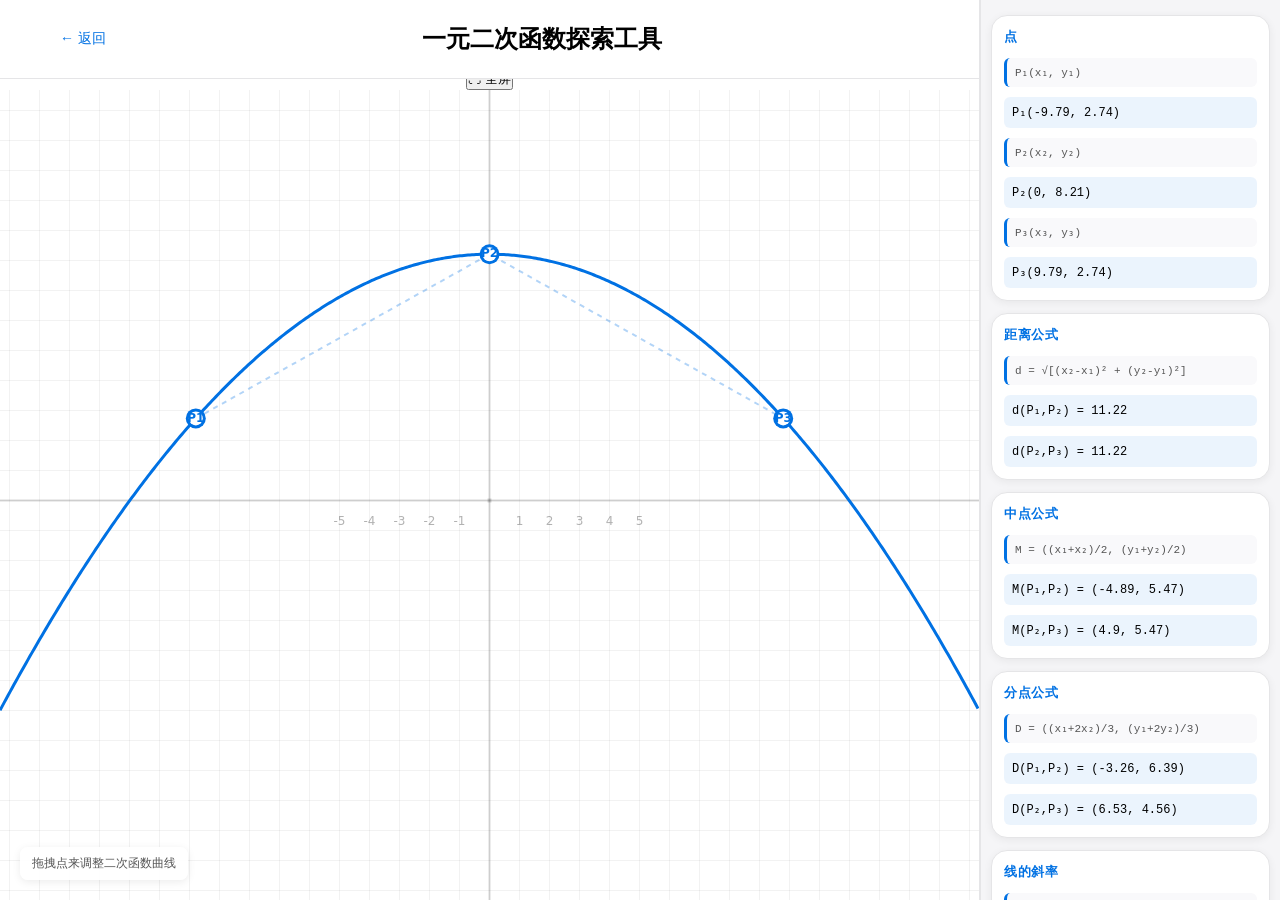
<file: second.html>
<!DOCTYPE html>
<html lang="zh-CN">

<head>
    <meta charset="UTF-8">
    <meta name="viewport" content="width=device-width, initial-scale=1.0">
    <title>VisualMATH - 函数</title>
    <link rel="stylesheet" href="second.css">
</head>

<body>
    <div class="page-container">
        <!-- 主内容区域 - 图表和工具栏 -->
        <div class="main-content">
            <header class="top-bar">
                <button class="back-button" onclick="goBack()">← 返回</button>
                <h1 class="page-title">一元二次函数探索工具</h1>
            </header>

            <div class="content-area">
                <!-- 图表容器 -->
                <div class="canvas-container">
                    <button class="fullscreen-toggle" onclick="toggleFullscreen()">⛶ 全屏</button>
                    <canvas id="graphCanvas"></canvas>
                    <div class="control-points">
                        <div class="point-label">拖拽点来调整二次函数曲线</div>
                    </div>
                </div>
            </div>
        </div>

        <!-- 右侧信息卡片区域 -->
        <div class="info-panel">
            <!-- 1. 点 -->
            <div class="info-card">
                <div class="card-header">点</div>
                <div class="card-content">
                    <div class="formula">P₁(x₁, y₁)</div>
                    <div class="result" id="point1">P₁(0, 0)</div>
                    <div class="formula">P₂(x₂, y₂)</div>
                    <div class="result" id="point2">P₂(0, 0)</div>
                    <div class="formula">P₃(x₃, y₃)</div>
                    <div class="result" id="point3">P₃(0, 0)</div>
                </div>
            </div>

            <!-- 2. 距离公式 -->
            <div class="info-card">
                <div class="card-header">距离公式</div>
                <div class="card-content">
                    <div class="formula">d = √[(x₂-x₁)² + (y₂-y₁)²]</div>
                    <div class="result" id="distance">d(P₁,P₂) = 0</div>
                    <div class="result" id="distance2">d(P₂,P₃) = 0</div>
                </div>
            </div>

            <!-- 3. 中点公式 -->
            <div class="info-card">
                <div class="card-header">中点公式</div>
                <div class="card-content">
                    <div class="formula">M = ((x₁+x₂)/2, (y₁+y₂)/2)</div>
                    <div class="result" id="midpoint1">M(P₁,P₂) = (0, 0)</div>
                    <div class="result" id="midpoint2">M(P₂,P₃) = (0, 0)</div>
                </div>
            </div>

            <!-- 4. 分点公式 -->
            <div class="info-card">
                <div class="card-header">分点公式</div>
                <div class="card-content">
                    <div class="formula">D = ((x₁+2x₂)/3, (y₁+2y₂)/3)</div>
                    <div class="result" id="divide1">D(P₁,P₂) = (0, 0)</div>
                    <div class="result" id="divide2">D(P₂,P₃) = (0, 0)</div>
                </div>
            </div>

            <!-- 5. 线的斜率 -->
            <div class="info-card">
                <div class="card-header">线的斜率</div>
                <div class="card-content">
                    <div class="formula">k = (y₂-y₁)/(x₂-x₁)</div>
                    <div class="result" id="slope1">k(P₁,P₂) = 0</div>
                    <div class="result" id="slope2">k(P₂,P₃) = 0</div>
                </div>
            </div>

            <!-- 6. X截距 -->
            <div class="info-card">
                <div class="card-header">X截距</div>
                <div class="card-content">
                    <div class="formula">当 y = 0 时的 x 值</div>
                    <div class="result" id="x-intercept">x = 0</div>
                </div>
            </div>

            <!-- 7. Y截距 -->
            <div class="info-card">
                <div class="card-header">Y截距</div>
                <div class="card-content">
                    <div class="formula">当 x = 0 时的 y 值</div>
                    <div class="result" id="y-intercept">y = 0</div>
                </div>
            </div>
        </div>
    </div>

    <script src="second.js"></script>
    <script src="fullscreen.js"></script>
</body>

</html>
</file>
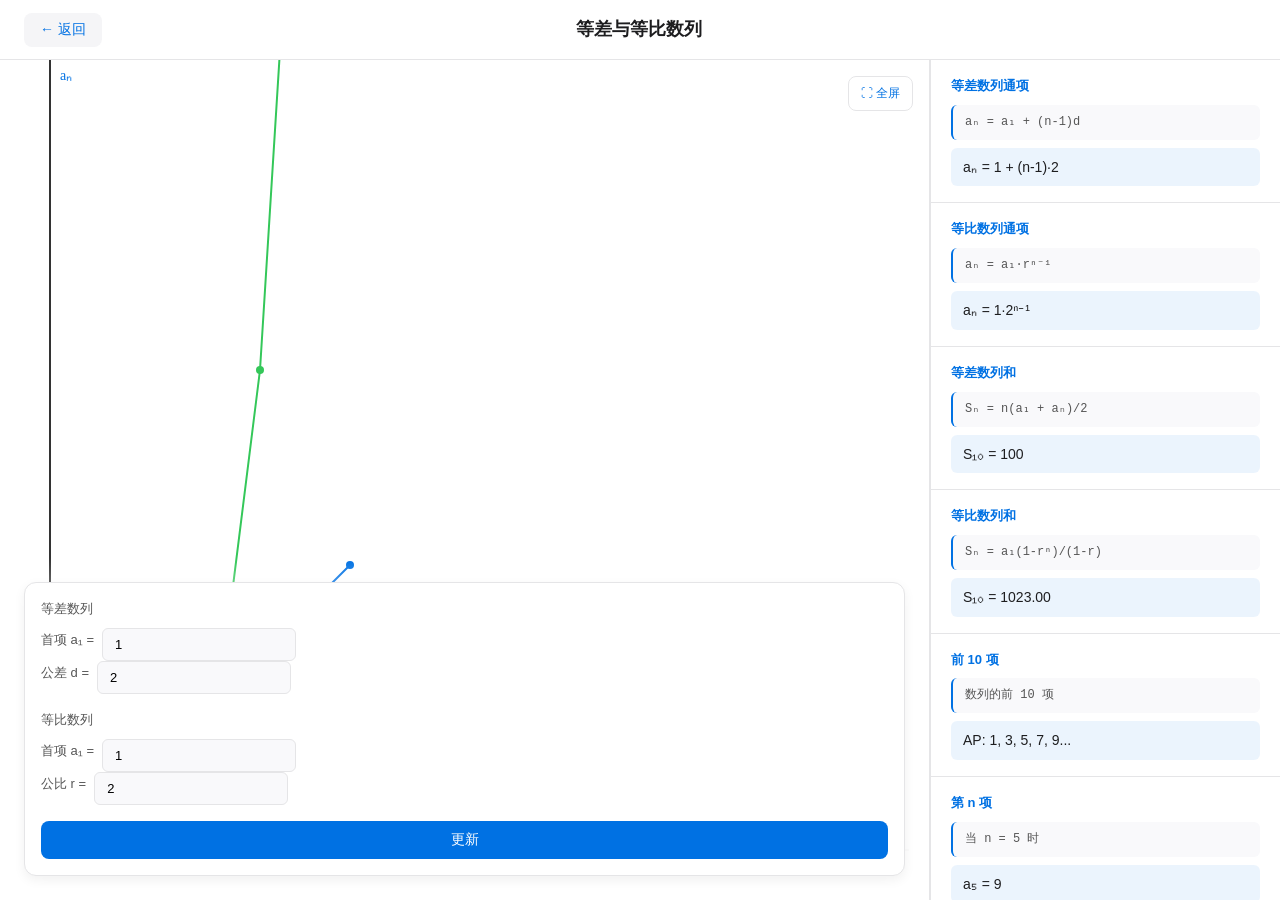
<file: sequence.html>
<!DOCTYPE html>
<html lang="zh-CN">

<head>
    <meta charset="UTF-8">
    <meta name="viewport" content="width=device-width, initial-scale=1.0">
    <title>VisualMATH - 数列</title>
    <link rel="stylesheet" href="interactive-tool.css">
</head>

<body>
    <div class="page-container">
        <header class="top-bar">
            <button class="back-button" onclick="goBack()">← 返回</button>
            <h1 class="page-title">等差与等比数列</h1>
            <div class="placeholder"></div>
        </header>

        <div class="main-content">
            <div class="canvas-container">
                <button class="fullscreen-toggle" onclick="toggleFullscreen()">⛶ 全屏</button>
                <canvas id="sequenceCanvas"></canvas>
                <div class="canvas-overlay">
                    <div class="control-panel">
                        <div class="control-group">
                            <label>等差数列</label>
                            <div class="input-row">
                                <label>首项 a₁ =</label>
                                <input type="number" id="ap-first" value="1" step="1">
                            </div>
                            <div class="input-row">
                                <label>公差 d =</label>
                                <input type="number" id="ap-diff" value="2" step="1">
                            </div>
                        </div>
                        <div class="control-group">
                            <label>等比数列</label>
                            <div class="input-row">
                                <label>首项 a₁ =</label>
                                <input type="number" id="gp-first" value="1" step="1">
                            </div>
                            <div class="input-row">
                                <label>公比 r =</label>
                                <input type="number" id="gp-ratio" value="2" step="0.1">
                            </div>
                        </div>
                        <div class="operation-buttons">
                            <button onclick="updateSequence()">更新</button>
                        </div>
                    </div>
                </div>
            </div>

            <div class="info-panel">
                <div class="info-card">
                    <h3>等差数列通项</h3>
                    <div class="formula">aₙ = a₁ + (n-1)d</div>
                    <div class="result" id="ap-general">aₙ = 1 + (n-1)·2</div>
                </div>

                <div class="info-card">
                    <h3>等比数列通项</h3>
                    <div class="formula">aₙ = a₁·rⁿ⁻¹</div>
                    <div class="result" id="gp-general">aₙ = 1·2ⁿ⁻¹</div>
                </div>

                <div class="info-card">
                    <h3>等差数列和</h3>
                    <div class="formula">Sₙ = n(a₁ + aₙ)/2</div>
                    <div class="result" id="ap-sum">计算中...</div>
                </div>

                <div class="info-card">
                    <h3>等比数列和</h3>
                    <div class="formula">Sₙ = a₁(1-rⁿ)/(1-r)</div>
                    <div class="result" id="gp-sum">计算中...</div>
                </div>

                <div class="info-card">
                    <h3>前 10 项</h3>
                    <div class="formula">数列的前 10 项</div>
                    <div class="result" id="first-ten">计算中...</div>
                </div>

                <div class="info-card">
                    <h3>第 n 项</h3>
                    <div class="formula">当 n = 5 时</div>
                    <div class="result" id="nth-term">a₅ = 9</div>
                </div>

                <div class="info-card">
                    <h3>极限行为</h3>
                    <div class="formula">n → ∞ 时</div>
                    <div class="result" id="limit-behavior">等差趋向 ∞</div>
                </div>
            </div>
        </div>
    </div>

    <script src="sequence.js"></script>
    <script src="fullscreen.js"></script>
</body>

</html>
</file>
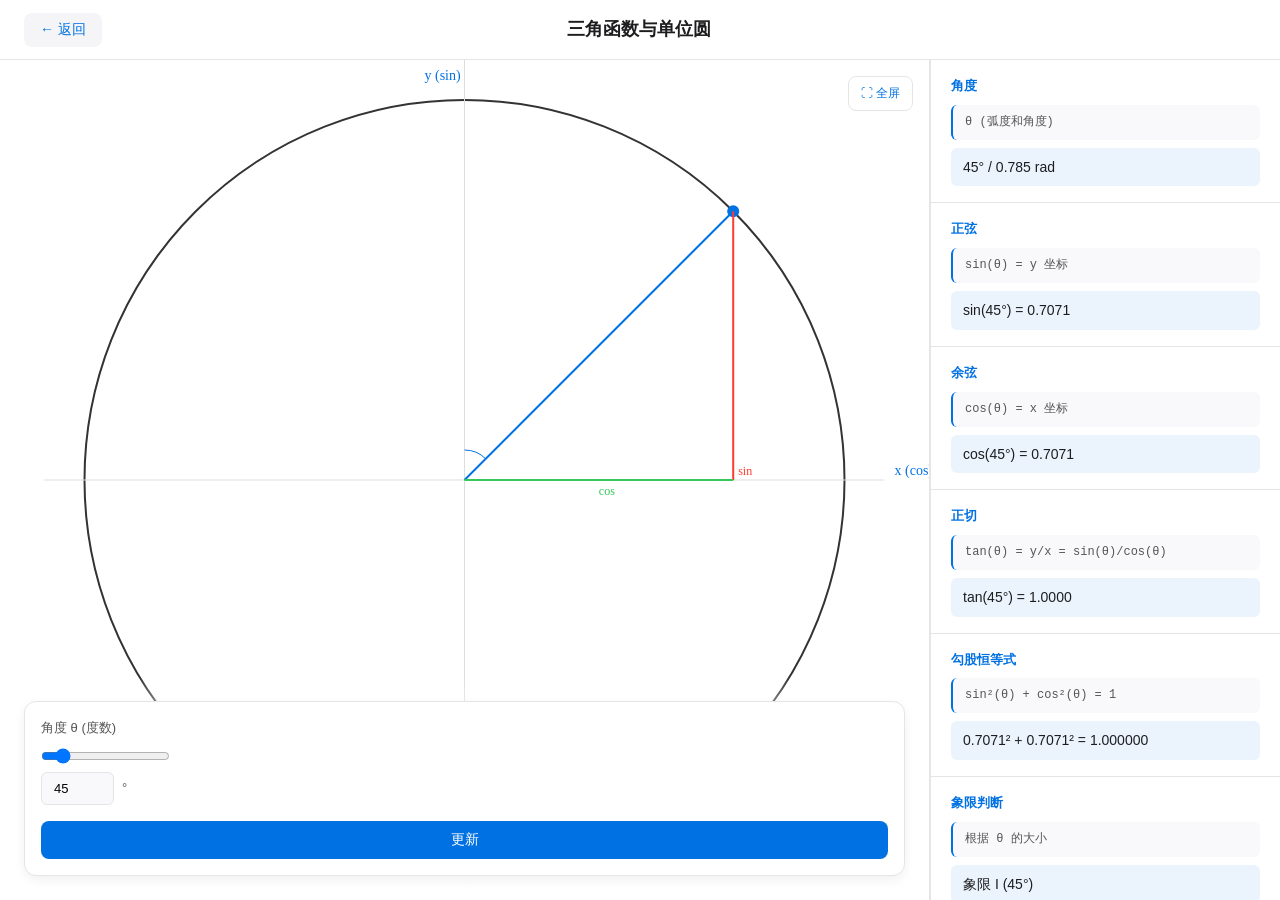
<file: trigonometry.html>
<!DOCTYPE html>
<html lang="zh-CN">

<head>
    <meta charset="UTF-8">
    <meta name="viewport" content="width=device-width, initial-scale=1.0">
    <title>VisualMATH - 三角函数</title>
    <link rel="stylesheet" href="interactive-tool.css">
</head>

<body>
    <div class="page-container">
        <header class="top-bar">
            <button class="back-button" onclick="goBack()">← 返回</button>
            <h1 class="page-title">三角函数与单位圆</h1>
            <div class="placeholder"></div>
        </header>

        <div class="main-content">
            <div class="canvas-container">
                <button class="fullscreen-toggle" onclick="toggleFullscreen()">⛶ 全屏</button>
                <canvas id="trigoCanvas"></canvas>
                <div class="canvas-overlay">
                    <div class="control-panel">
                        <div class="control-group">
                            <label>角度 θ (度数)</label>
                            <input type="range" id="angle-slider" min="0" max="360" value="45" step="1">
                            <div class="input-row">
                                <input type="number" id="angle-input" value="45" step="1" min="0" max="360">
                                <span>°</span>
                            </div>
                        </div>
                        <div class="operation-buttons">
                            <button onclick="updateTrigo()">更新</button>
                        </div>
                    </div>
                </div>
            </div>

            <div class="info-panel">
                <div class="info-card">
                    <h3>角度</h3>
                    <div class="formula">θ (弧度和角度)</div>
                    <div class="result" id="angle-value">45° / π/4</div>
                </div>

                <div class="info-card">
                    <h3>正弦</h3>
                    <div class="formula">sin(θ) = y 坐标</div>
                    <div class="result" id="sine-value">sin(45°) = √2/2</div>
                </div>

                <div class="info-card">
                    <h3>余弦</h3>
                    <div class="formula">cos(θ) = x 坐标</div>
                    <div class="result" id="cosine-value">cos(45°) = √2/2</div>
                </div>

                <div class="info-card">
                    <h3>正切</h3>
                    <div class="formula">tan(θ) = y/x = sin(θ)/cos(θ)</div>
                    <div class="result" id="tangent-value">tan(45°) = 1</div>
                </div>

                <div class="info-card">
                    <h3>勾股恒等式</h3>
                    <div class="formula">sin²(θ) + cos²(θ) = 1</div>
                    <div class="result" id="pythagorean-value">验证中...</div>
                </div>

                <div class="info-card">
                    <h3>象限判断</h3>
                    <div class="formula">根据 θ 的大小</div>
                    <div class="result" id="quadrant-value">象限 I</div>
                </div>

                <div class="info-card">
                    <h3>参考角</h3>
                    <div class="formula">参考角 = θ - n·90°</div>
                    <div class="result" id="reference-angle">45°</div>
                </div>
            </div>
        </div>
    </div>

    <script src="trigonometry.js"></script>
    <script src="fullscreen.js"></script>
</body>

</html>
</file>
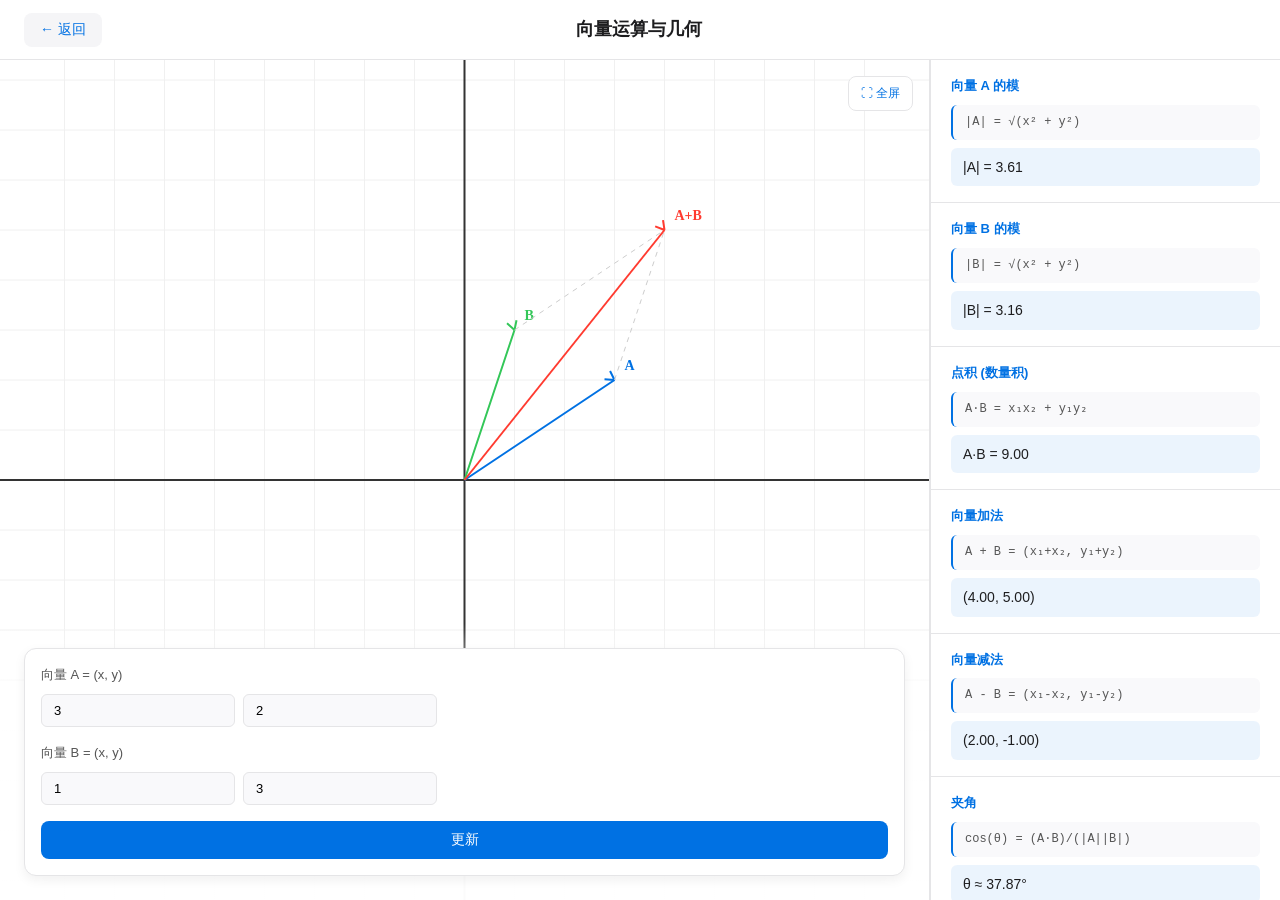
<file: vectors.html>
<!DOCTYPE html>
<html lang="zh-CN">

<head>
    <meta charset="UTF-8">
    <meta name="viewport" content="width=device-width, initial-scale=1.0">
    <title>VisualMATH - 向量</title>
    <link rel="stylesheet" href="interactive-tool.css">
</head>

<body>
    <div class="page-container">
        <header class="top-bar">
            <button class="back-button" onclick="goBack()">← 返回</button>
            <h1 class="page-title">向量运算与几何</h1>
            <div class="placeholder"></div>
        </header>

        <div class="main-content">
            <div class="canvas-container">
                <button class="fullscreen-toggle" onclick="toggleFullscreen()">⛶ 全屏</button>
                <canvas id="vectorCanvas"></canvas>
                <div class="canvas-overlay">
                    <div class="control-panel">
                        <div class="control-group">
                            <label>向量 A = (x, y)</label>
                            <div class="input-row">
                                <input type="number" id="vec-ax" placeholder="x" value="3" step="0.5">
                                <input type="number" id="vec-ay" placeholder="y" value="2" step="0.5">
                            </div>
                        </div>
                        <div class="control-group">
                            <label>向量 B = (x, y)</label>
                            <div class="input-row">
                                <input type="number" id="vec-bx" placeholder="x" value="1" step="0.5">
                                <input type="number" id="vec-by" placeholder="y" value="3" step="0.5">
                            </div>
                        </div>
                        <div class="operation-buttons">
                            <button onclick="updateVector()">更新</button>
                        </div>
                    </div>
                </div>
            </div>

            <div class="info-panel">
                <div class="info-card">
                    <h3>向量 A 的模</h3>
                    <div class="formula">|A| = √(x² + y²)</div>
                    <div class="result" id="vec-a-magnitude">√13</div>
                </div>

                <div class="info-card">
                    <h3>向量 B 的模</h3>
                    <div class="formula">|B| = √(x² + y²)</div>
                    <div class="result" id="vec-b-magnitude">√10</div>
                </div>

                <div class="info-card">
                    <h3>点积 (数量积)</h3>
                    <div class="formula">A·B = x₁x₂ + y₁y₂</div>
                    <div class="result" id="dot-product">12</div>
                </div>

                <div class="info-card">
                    <h3>向量加法</h3>
                    <div class="formula">A + B = (x₁+x₂, y₁+y₂)</div>
                    <div class="result" id="vec-sum">(4, 5)</div>
                </div>

                <div class="info-card">
                    <h3>向量减法</h3>
                    <div class="formula">A - B = (x₁-x₂, y₁-y₂)</div>
                    <div class="result" id="vec-diff">(2, -1)</div>
                </div>

                <div class="info-card">
                    <h3>夹角</h3>
                    <div class="formula">cos(θ) = (A·B)/(|A||B|)</div>
                    <div class="result" id="angle-between">θ ≈ 33.69°</div>
                </div>

                <div class="info-card">
                    <h3>平行判断</h3>
                    <div class="formula">A × B = 0 (在 2D 中)</div>
                    <div class="result" id="parallel-check">x₁y₂ - x₂y₁ = 7</div>
                </div>
            </div>
        </div>
    </div>

    <script src="vectors.js"></script>
    <script src="fullscreen.js"></script>
</body>

</html>
</file>
<file: main.css>
* {
    margin: 0;
    padding: 0;
    box-sizing: border-box;
}

body {
    font-family: -apple-system, BlinkMacSystemFont, 'Segoe UI', 'Helvetica Neue', sans-serif;
    background: #ffffff;
    min-height: 100vh;
    display: flex;
    align-items: center;
    justify-content: center;
    overflow: hidden;
}

.container {
    width: 100%;
    height: 100vh;
    display: flex;
    flex-direction: column;
    align-items: center;
    justify-content: center;
    position: relative;
}

/* 顶部超椭圆形 */
.superellipse-top {
    position: absolute;
    top: 0;
    left: 50%;
    transform: translateX(-50%);
    width: 100vw;
    height: 150px;
    background: #f5f5f7;
    border-radius: 0 0 40px 40px / 0 0 40px 40px;
    display: flex;
    align-items: center;
    justify-content: center;
    box-shadow: 0 2px 8px rgba(0, 0, 0, 0.08);
    border: none;
}

.logo-container {
    display: flex;
    align-items: center;
    justify-content: center;
}

.logo {
    width: 60px;
    height: 60px;
    animation: logoFloat 3s ease-in-out infinite;
}

@keyframes logoFloat {

    0%,
    100% {
        transform: translateY(0px);
    }

    50% {
        transform: translateY(-10px);
    }
}

/* 内容包装器 */
.content-wrapper {
    text-align: center;
    z-index: 10;
    margin-top: 100px;
}

.title {
    font-size: 64px;
    font-weight: 700;
    color: #000000;
    margin-bottom: 60px;
    text-shadow: none;
    letter-spacing: -1px;
}

/* 操作容器 */
.action-container {
    display: flex;
    align-items: flex-start;
    justify-content: center;
    gap: 80px;
    position: relative;
    width: 100%;
}

/* 胶囊形进入按钮 */
.enter-button {
    background: #0071e3;
    color: white;
    border: none;
    padding: 12px 40px;
    font-size: 16px;
    font-weight: 500;
    border-radius: 50px;
    cursor: pointer;
    transition: all 0.3s ease;
    box-shadow: 0 2px 8px rgba(0, 0, 0, 0.1);
    position: relative;
}

.enter-button:hover {
    background: #0077ed;
    box-shadow: 0 4px 12px rgba(0, 113, 227, 0.3);
}

.enter-button:active {
    background: #0066cc;
}

/* 了解更多链接 */
.learn-more {
    color: #0071e3;
    font-size: 16px;
    font-weight: 500;
    text-decoration: none;
    transition: all 0.3s ease;
    cursor: pointer;
    position: relative;
}

.learn-more:hover {
    color: #0077ed;
}

.learn-more::after {
    content: '';
    position: absolute;
    bottom: -5px;
    left: 0;
    width: 0;
    height: 2px;
    background: #0071e3;
    transition: width 0.3s ease;
}

.learn-more:hover::after {
    width: 100%;
}

/* 响应式设计 */
@media (max-width: 768px) {
    .title {
        font-size: 48px;
        margin-bottom: 40px;
    }

    .superellipse-top {
        height: 140px;
    }

    .action-container {
        flex-direction: column;
        gap: 30px;
        align-items: center;
    }

    .logo {
        width: 48px;
        height: 48px;
    }
}
</file>
<file: interactive-tool.css>
/* Apple 简约风格 - 通用交互工具样式 */

* {
    margin: 0;
    padding: 0;
    box-sizing: border-box;
}

html,
body {
    width: 100%;
    height: 100%;
    font-family: -apple-system, BlinkMacSystemFont, 'Segoe UI', 'Helvetica Neue', sans-serif;
    background-color: #ffffff;
    color: #1d1d1f;
    line-height: 1.6;
}

.page-container {
    display: flex;
    flex-direction: column;
    width: 100%;
    height: 100vh;
    background-color: #ffffff;
}

/* 顶部栏 */
.top-bar {
    display: flex;
    align-items: center;
    justify-content: space-between;
    padding: 16px 24px;
    border-bottom: 1px solid #e5e5e7;
    background-color: #ffffff;
    height: 60px;
}

.back-button {
    padding: 8px 16px;
    background-color: #f5f5f7;
    border: none;
    border-radius: 8px;
    font-size: 14px;
    font-weight: 500;
    color: #0071e3;
    cursor: pointer;
    transition: all 0.3s cubic-bezier(0.4, 0, 0.2, 1);
}

.back-button:hover {
    background-color: #e5e5e7;
    transform: translateY(-2px);
}

.page-title {
    font-size: 18px;
    font-weight: 600;
    color: #1d1d1f;
    flex: 1;
    text-align: center;
}

.placeholder {
    width: 80px;
}

/* 主内容区域 */
.main-content {
    display: flex;
    flex: 1;
    gap: 0;
    overflow: hidden;
}

.canvas-container {
    flex: 1;
    position: relative;
    background-color: #ffffff;
    border-right: 1px solid #e5e5e7;
}

.matrix-display {
    display: flex;
    align-items: center;
    justify-content: center;
    width: 100%;
    height: 100%;
    background-color: #f9f9fb;
}

canvas {
    width: 100%;
    height: 100%;
    display: block;
}

/* 全屏切换按钮 */
.fullscreen-toggle {
    position: absolute;
    top: 16px;
    right: 16px;
    z-index: 100;
    padding: 8px 12px;
    background-color: rgba(255, 255, 255, 0.9);
    border: 1px solid #e5e5e7;
    border-radius: 8px;
    font-size: 12px;
    font-weight: 500;
    color: #0071e3;
    cursor: pointer;
    transition: all 0.3s ease;
    backdrop-filter: blur(10px);
}

.fullscreen-toggle:hover {
    background-color: #ffffff;
    box-shadow: 0 4px 12px rgba(0, 0, 0, 0.1);
    transform: translateY(-2px);
}

/* 全屏模式 */
.fullscreen-mode .canvas-overlay {
    display: none !important;
}

.fullscreen-mode .info-panel {
    display: none !important;
}

.fullscreen-mode .canvas-container {
    flex: 1;
    border-right: none;
}

.fullscreen-mode .top-bar {
    display: none !important;
}

.fullscreen-mode .page-container {
    height: 100vh;
}

/* 控制面板 */
.canvas-overlay {
    position: absolute;
    bottom: 0;
    left: 0;
    right: 0;
    background: linear-gradient(180deg, rgba(255, 255, 255, 0) 0%, rgba(255, 255, 255, 0.98) 30%);
    padding: 24px;
    pointer-events: none;
    transition: opacity 0.3s ease;
}

.control-panel {
    pointer-events: all;
    background-color: #ffffff;
    border: 1px solid #e5e5e7;
    border-radius: 12px;
    padding: 16px;
    box-shadow: 0 4px 12px rgba(0, 0, 0, 0.06);
}

.control-group {
    margin-bottom: 16px;
}

.control-group label {
    display: block;
    font-size: 13px;
    font-weight: 500;
    color: #555555;
    margin-bottom: 8px;
}

.input-row {
    display: flex;
    gap: 8px;
    align-items: center;
    flex-wrap: wrap;
}

.input-row input {
    padding: 8px 12px;
    border: 1px solid #e5e5e7;
    border-radius: 6px;
    font-size: 13px;
    background-color: #f9f9fb;
    transition: all 0.2s ease;
}

.input-row input:focus {
    outline: none;
    border-color: #0071e3;
    background-color: #ffffff;
    box-shadow: 0 0 0 3px rgba(0, 113, 227, 0.1);
}

.input-row select {
    padding: 8px 12px;
    border: 1px solid #e5e5e7;
    border-radius: 6px;
    font-size: 13px;
    background-color: #f9f9fb;
    cursor: pointer;
}

.input-row span {
    color: #555555;
    font-size: 13px;
    font-weight: 500;
}

.matrix-input {
    background-color: #f9f9fb;
    border: 1px solid #e5e5e7;
    border-radius: 8px;
    padding: 12px;
}

.matrix-input .row {
    display: flex;
    gap: 8px;
    margin-bottom: 8px;
}

.matrix-input .row:last-child {
    margin-bottom: 0;
}

.matrix-input input {
    flex: 1;
    padding: 8px;
    border: 1px solid #e5e5e7;
    border-radius: 4px;
    font-size: 12px;
    text-align: center;
    background-color: #ffffff;
}

.operation-buttons {
    display: flex;
    gap: 8px;
    margin-top: 12px;
}

.operation-buttons button {
    flex: 1;
    padding: 10px 16px;
    background-color: #0071e3;
    color: #ffffff;
    border: none;
    border-radius: 8px;
    font-size: 14px;
    font-weight: 500;
    cursor: pointer;
    transition: all 0.3s cubic-bezier(0.4, 0, 0.2, 1);
}

.operation-buttons button:hover {
    background-color: #0051ba;
    transform: translateY(-2px);
    box-shadow: 0 4px 12px rgba(0, 113, 227, 0.3);
}

.operation-buttons button:active {
    transform: translateY(0);
}

/* 信息面板 */
.info-panel {
    width: 350px;
    overflow-y: auto;
    background-color: #f9f9fb;
    border-left: 1px solid #e5e5e7;
    display: flex;
    flex-direction: column;
    gap: 0;
    padding: 0;
}

.info-card {
    padding: 16px 20px;
    border-bottom: 1px solid #e5e5e7;
    background-color: #ffffff;
    transition: all 0.2s ease;
}

.info-card:last-child {
    border-bottom: none;
}

.info-card:hover {
    background-color: #f9f9fb;
}

.info-card h3 {
    font-size: 13px;
    font-weight: 600;
    color: #0071e3;
    margin-bottom: 8px;
}

.formula {
    font-size: 12px;
    color: #555555;
    background-color: #f9f9fb;
    padding: 8px 12px;
    border-radius: 6px;
    border-left: 2px solid #0071e3;
    margin-bottom: 8px;
    font-family: 'Courier New', monospace;
}

.result {
    font-size: 14px;
    font-weight: 500;
    color: #1d1d1f;
    padding: 8px 12px;
    background-color: rgba(0, 113, 227, 0.08);
    border-radius: 6px;
}

/* 响应式设计 */
@media (max-width: 1024px) {
    .main-content {
        flex-direction: column;
    }

    .canvas-container {
        flex: 1;
        border-right: none;
        border-bottom: 1px solid #e5e5e7;
    }

    .info-panel {
        width: 100%;
        height: 250px;
        border-left: none;
        border-top: 1px solid #e5e5e7;
    }

    .top-bar {
        padding: 12px 16px;
        height: 50px;
    }

    .page-title {
        font-size: 16px;
    }
}

@media (max-width: 768px) {
    .page-container {
        height: 100vh;
    }

    .top-bar {
        padding: 10px 12px;
        height: 44px;
    }

    .back-button {
        padding: 6px 12px;
        font-size: 12px;
    }

    .page-title {
        font-size: 14px;
    }

    .control-panel {
        padding: 12px;
        border-radius: 8px;
    }

    .control-group {
        margin-bottom: 12px;
    }

    .control-group label {
        font-size: 12px;
        margin-bottom: 6px;
    }

    .info-panel {
        height: 200px;
    }

    .info-card {
        padding: 12px 16px;
    }

    .info-card h3 {
        font-size: 12px;
    }

    .formula {
        font-size: 11px;
        padding: 6px 10px;
    }

    .result {
        font-size: 12px;
    }
}

@media (max-width: 480px) {
    .control-panel {
        padding: 10px;
    }

    .control-group {
        margin-bottom: 8px;
    }

    .input-row {
        gap: 6px;
    }

    .input-row input {
        padding: 6px 8px;
        font-size: 12px;
    }

    .operation-buttons button {
        padding: 8px 12px;
        font-size: 12px;
    }

    .info-panel {
        height: 180px;
    }

    .info-card {
        padding: 10px 12px;
    }

    .result {
        font-size: 11px;
    }
}

/* 滚动条样式 */
.info-panel::-webkit-scrollbar {
    width: 6px;
}

.info-panel::-webkit-scrollbar-track {
    background-color: #f9f9fb;
}

.info-panel::-webkit-scrollbar-thumb {
    background-color: #d0d0d5;
    border-radius: 3px;
}

.info-panel::-webkit-scrollbar-thumb:hover {
    background-color: #b8b8bd;
}

/* 动画 */
@keyframes slideInUp {
    from {
        opacity: 0;
        transform: translateY(20px);
    }

    to {
        opacity: 1;
        transform: translateY(0);
    }
}

@keyframes slideOutDown {
    from {
        opacity: 1;
        transform: translateY(0);
    }

    to {
        opacity: 0;
        transform: translateY(20px);
    }
}

.info-card {
    animation: slideInUp 0.3s ease-out;
}

/* 页面加载动画 */
body {
    animation: slideInUp 0.6s ease-out;
}
</file>
<file: menu.css>
* {
    margin: 0;
    padding: 0;
    box-sizing: border-box;
}

body {
    font-family: -apple-system, BlinkMacSystemFont, 'Segoe UI', 'Helvetica Neue', sans-serif;
    background: #ffffff;
    min-height: 100vh;
    overflow-x: hidden;
}

.page-container {
    width: 100%;
    min-height: 100vh;
    display: flex;
    flex-direction: column;
}

/* 顶部栏 */
.top-bar {
    display: flex;
    align-items: center;
    justify-content: space-between;
    padding: 20px 40px;
    background: #ffffff;
    border-bottom: 1px solid #e5e5e7;
    gap: 20px;
    position: sticky;
    top: 0;
    z-index: 100;
}

.back-button {
    background: transparent;
    color: #0071e3;
    border: none;
    padding: 10px 20px;
    border-radius: 8px;
    cursor: pointer;
    font-size: 14px;
    font-weight: 500;
    transition: all 0.3s ease;
    flex-shrink: 0;
}

.back-button:hover {
    background: #f5f5f7;
}

.page-title {
    color: #000000;
    font-size: 32px;
    font-weight: 700;
    flex: 1;
    text-align: center;
}

.placeholder {
    width: 100px;
    flex-shrink: 0;
}

/* 内容容器 */
.content-container {
    flex: 1;
    padding: 60px 40px;
    background: #ffffff;
}

/* 主题网格 */
.topics-grid {
    display: grid;
    grid-template-columns: repeat(auto-fit, minmax(280px, 1fr));
    gap: 24px;
    max-width: 1400px;
    margin: 0 auto;
}

/* 主题卡片 */
.topic-card {
    background: #ffffff;
    border: 1px solid #e5e5e7;
    border-radius: 20px;
    padding: 32px 24px;
    cursor: pointer;
    transition: all 0.3s cubic-bezier(0.4, 0, 0.2, 1);
    position: relative;
    overflow: hidden;
    box-shadow: 0 2px 8px rgba(0, 0, 0, 0.06);
    display: flex;
    flex-direction: column;
    align-items: center;
    text-align: center;
    min-height: 280px;
    justify-content: space-between;
}

.topic-card::before {
    content: '';
    position: absolute;
    top: -50%;
    right: -50%;
    width: 100%;
    height: 100%;
    background: radial-gradient(circle, rgba(0, 113, 227, 0.1) 0%, transparent 70%);
    transform: translate(50%, 50%);
    opacity: 0;
    transition: opacity 0.3s ease;
}

.topic-card:hover {
    border-color: #0071e3;
    box-shadow: 0 12px 32px rgba(0, 113, 227, 0.15);
    transform: translateY(-8px);
}

.topic-card:hover::before {
    opacity: 1;
}

.topic-card:active {
    transform: translateY(-4px);
}

/* 卡片图标 */
.card-icon {
    font-size: 48px;
    color: #0071e3;
    margin-bottom: 16px;
    font-weight: 300;
    line-height: 1;
    z-index: 2;
    position: relative;
}

/* 卡片标题 */
.card-title {
    font-size: 20px;
    font-weight: 600;
    color: #000000;
    margin-bottom: 8px;
    z-index: 2;
    position: relative;
}

/* 卡片副标题 */
.card-subtitle {
    font-size: 14px;
    color: #555555;
    margin-bottom: 16px;
    line-height: 1.5;
    z-index: 2;
    position: relative;
}

/* 卡片箭头 */
.card-arrow {
    font-size: 20px;
    color: #0071e3;
    opacity: 0;
    transition: all 0.3s ease;
    z-index: 2;
    position: relative;
}

.topic-card:hover .card-arrow {
    opacity: 1;
    transform: translateX(4px);
}

/* 响应式设计 */
@media (max-width: 1200px) {
    .topics-grid {
        grid-template-columns: repeat(auto-fit, minmax(240px, 1fr));
        gap: 20px;
    }

    .content-container {
        padding: 40px 30px;
    }

    .topic-card {
        padding: 28px 20px;
        min-height: 260px;
    }

    .card-icon {
        font-size: 40px;
    }

    .card-title {
        font-size: 18px;
    }
}

@media (max-width: 768px) {
    .top-bar {
        padding: 16px 20px;
        gap: 12px;
    }

    .page-title {
        font-size: 24px;
    }

    .placeholder {
        display: none;
    }

    .content-container {
        padding: 30px 16px;
    }

    .topics-grid {
        grid-template-columns: repeat(auto-fit, minmax(200px, 1fr));
        gap: 16px;
    }

    .topic-card {
        padding: 24px 16px;
        min-height: 240px;
    }

    .card-icon {
        font-size: 36px;
        margin-bottom: 12px;
    }

    .card-title {
        font-size: 16px;
        margin-bottom: 6px;
    }

    .card-subtitle {
        font-size: 12px;
        margin-bottom: 12px;
    }
}

@media (max-width: 480px) {
    .top-bar {
        padding: 12px 16px;
    }

    .page-title {
        font-size: 20px;
    }

    .back-button {
        padding: 8px 12px;
        font-size: 12px;
    }

    .content-container {
        padding: 20px 12px;
    }

    .topics-grid {
        grid-template-columns: 1fr;
        gap: 12px;
    }

    .topic-card {
        padding: 20px 16px;
        min-height: 200px;
    }

    .card-icon {
        font-size: 32px;
    }

    .card-title {
        font-size: 16px;
    }
}

/* 动画 */
@keyframes slideInUp {
    from {
        opacity: 0;
        transform: translateY(20px);
    }

    to {
        opacity: 1;
        transform: translateY(0);
    }
}

.topic-card {
    animation: slideInUp 0.5s ease-out forwards;
}

.topic-card:nth-child(1) {
    animation-delay: 0.05s;
}

.topic-card:nth-child(2) {
    animation-delay: 0.1s;
}

.topic-card:nth-child(3) {
    animation-delay: 0.15s;
}

.topic-card:nth-child(4) {
    animation-delay: 0.2s;
}

.topic-card:nth-child(5) {
    animation-delay: 0.25s;
}

.topic-card:nth-child(6) {
    animation-delay: 0.3s;
}

.topic-card:nth-child(7) {
    animation-delay: 0.35s;
}

.topic-card:nth-child(8) {
    animation-delay: 0.4s;
}

.topic-card:nth-child(9) {
    animation-delay: 0.45s;
}

.topic-card:nth-child(10) {
    animation-delay: 0.5s;
}

.topic-card:nth-child(11) {
    animation-delay: 0.55s;
}

.topic-card:nth-child(12) {
    animation-delay: 0.6s;
}
</file>
<file: second.css>
* {
    margin: 0;
    padding: 0;
    box-sizing: border-box;
}

body {
    font-family: -apple-system, BlinkMacSystemFont, 'Segoe UI', 'Helvetica Neue', sans-serif;
    background: #ffffff;
    min-height: 100vh;
    overflow: hidden;
}

.page-container {
    width: 100%;
    height: 100vh;
    display: flex;
    gap: 0;
}

/* 主内容区域 */
.main-content {
    flex: 1;
    display: flex;
    flex-direction: column;
    background: #ffffff;
    border-right: 1px solid #e5e5e7;
    overflow: hidden;
}

.top-bar {
    display: flex;
    align-items: center;
    justify-content: space-between;
    padding: 20px 40px;
    background: #ffffff;
    border-bottom: 1px solid #e5e5e7;
    gap: 20px;
}

.back-button {
    background: transparent;
    color: #0071e3;
    border: none;
    padding: 10px 20px;
    border-radius: 8px;
    cursor: pointer;
    font-size: 14px;
    font-weight: 500;
    transition: all 0.3s ease;
    flex-shrink: 0;
}

.back-button:hover {
    background: #f5f5f7;
}

.page-title {
    color: #000000;
    font-size: 24px;
    font-weight: 700;
    text-shadow: none;
    flex: 1;
    text-align: center;
}

.content-area {
    flex: 1;
    padding: 0;
    overflow: hidden;
    background: #ffffff;
}

.canvas-container {
    width: 100%;
    height: 100%;
    background: #ffffff;
    display: flex;
    flex-direction: column;
    align-items: center;
    justify-content: center;
    position: relative;
}

#graphCanvas {
    width: 100%;
    height: 100%;
    cursor: crosshair;
}

.control-points {
    position: absolute;
    bottom: 20px;
    left: 20px;
    font-size: 12px;
    color: #999999;
    z-index: 10;
}

.point-label {
    padding: 8px 12px;
    background: rgba(255, 255, 255, 0.9);
    border-radius: 8px;
    font-weight: 500;
    color: #555555;
    box-shadow: 0 2px 8px rgba(0, 0, 0, 0.08);
}

/* 右侧信息面板 */
.info-panel {
    width: 350px;
    height: 100vh;
    background: #f5f5f7;
    overflow-y: auto;
    padding: 20px 15px;
    display: flex;
    flex-direction: column;
    gap: 12px;
    border-left: 1px solid #e5e5e7;
}

.info-panel::-webkit-scrollbar {
    width: 6px;
}

.info-panel::-webkit-scrollbar-track {
    background: transparent;
}

.info-panel::-webkit-scrollbar-thumb {
    background: #d1d1d6;
    border-radius: 3px;
}

.info-panel::-webkit-scrollbar-thumb:hover {
    background: #a1a1a6;
}

/* 信息卡片 */
.info-card {
    background: #ffffff;
    border-radius: 16px;
    padding: 16px;
    box-shadow: 0 2px 8px rgba(0, 0, 0, 0.06);
    border: 1px solid #e5e5e7;
    transition: all 0.3s ease;
    flex-shrink: 0;
}

.info-card:hover {
    box-shadow: 0 4px 12px rgba(0, 0, 0, 0.1);
    border-color: #0071e3;
}

.card-header {
    color: #0071e3;
    font-size: 14px;
    font-weight: 700;
    margin-bottom: 12px;
    text-transform: uppercase;
    letter-spacing: 0.5px;
}

.card-content {
    display: flex;
    flex-direction: column;
    gap: 10px;
}

.formula {
    color: #555555;
    font-size: 12px;
    font-family: 'Courier New', monospace;
    background: #f9f9fb;
    padding: 8px;
    border-radius: 6px;
    border-left: 3px solid #0071e3;
}

.result {
    color: #000000;
    font-size: 13px;
    font-weight: 500;
    padding: 8px;
    background: rgba(0, 113, 227, 0.08);
    border-radius: 6px;
    word-break: break-all;
    font-family: 'Courier New', monospace;
}

/* 响应式设计 */
@media (max-width: 1400px) {
    .info-panel {
        width: 300px;
        padding: 15px 10px;
    }

    .info-card {
        padding: 12px;
    }

    .card-header {
        font-size: 13px;
    }

    .formula {
        font-size: 11px;
    }

    .result {
        font-size: 12px;
    }
}

@media (max-width: 1024px) {
    .page-container {
        flex-direction: column;
    }

    .info-panel {
        width: 100%;
        height: 250px;
        padding: 15px;
        flex-direction: row;
        overflow-x: auto;
        overflow-y: hidden;
    }

    .info-card {
        min-width: 200px;
        flex-shrink: 0;
    }

    .main-content {
        flex: 1;
        border-right: none;
        border-bottom: 1px solid #e5e5e7;
    }

    .top-bar {
        padding: 15px 25px;
    }

    .page-title {
        font-size: 20px;
    }
}
</file>
